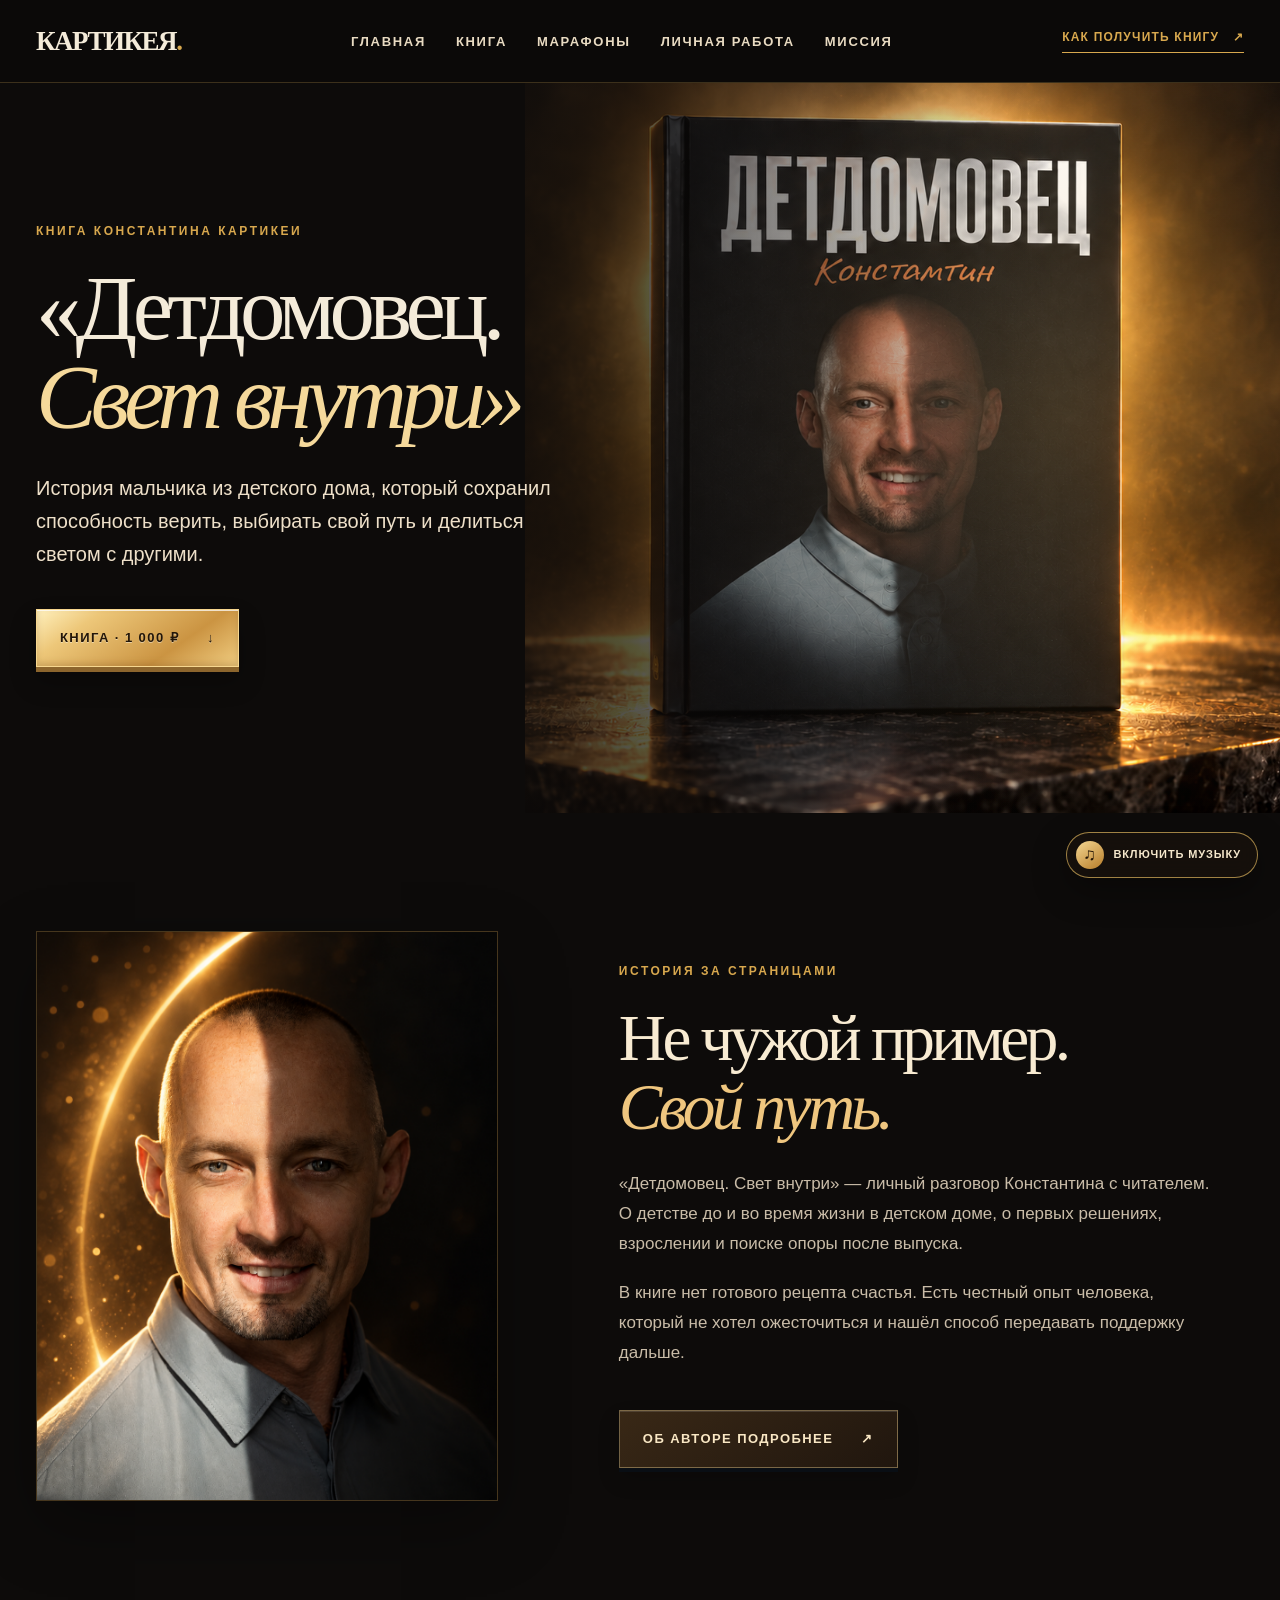
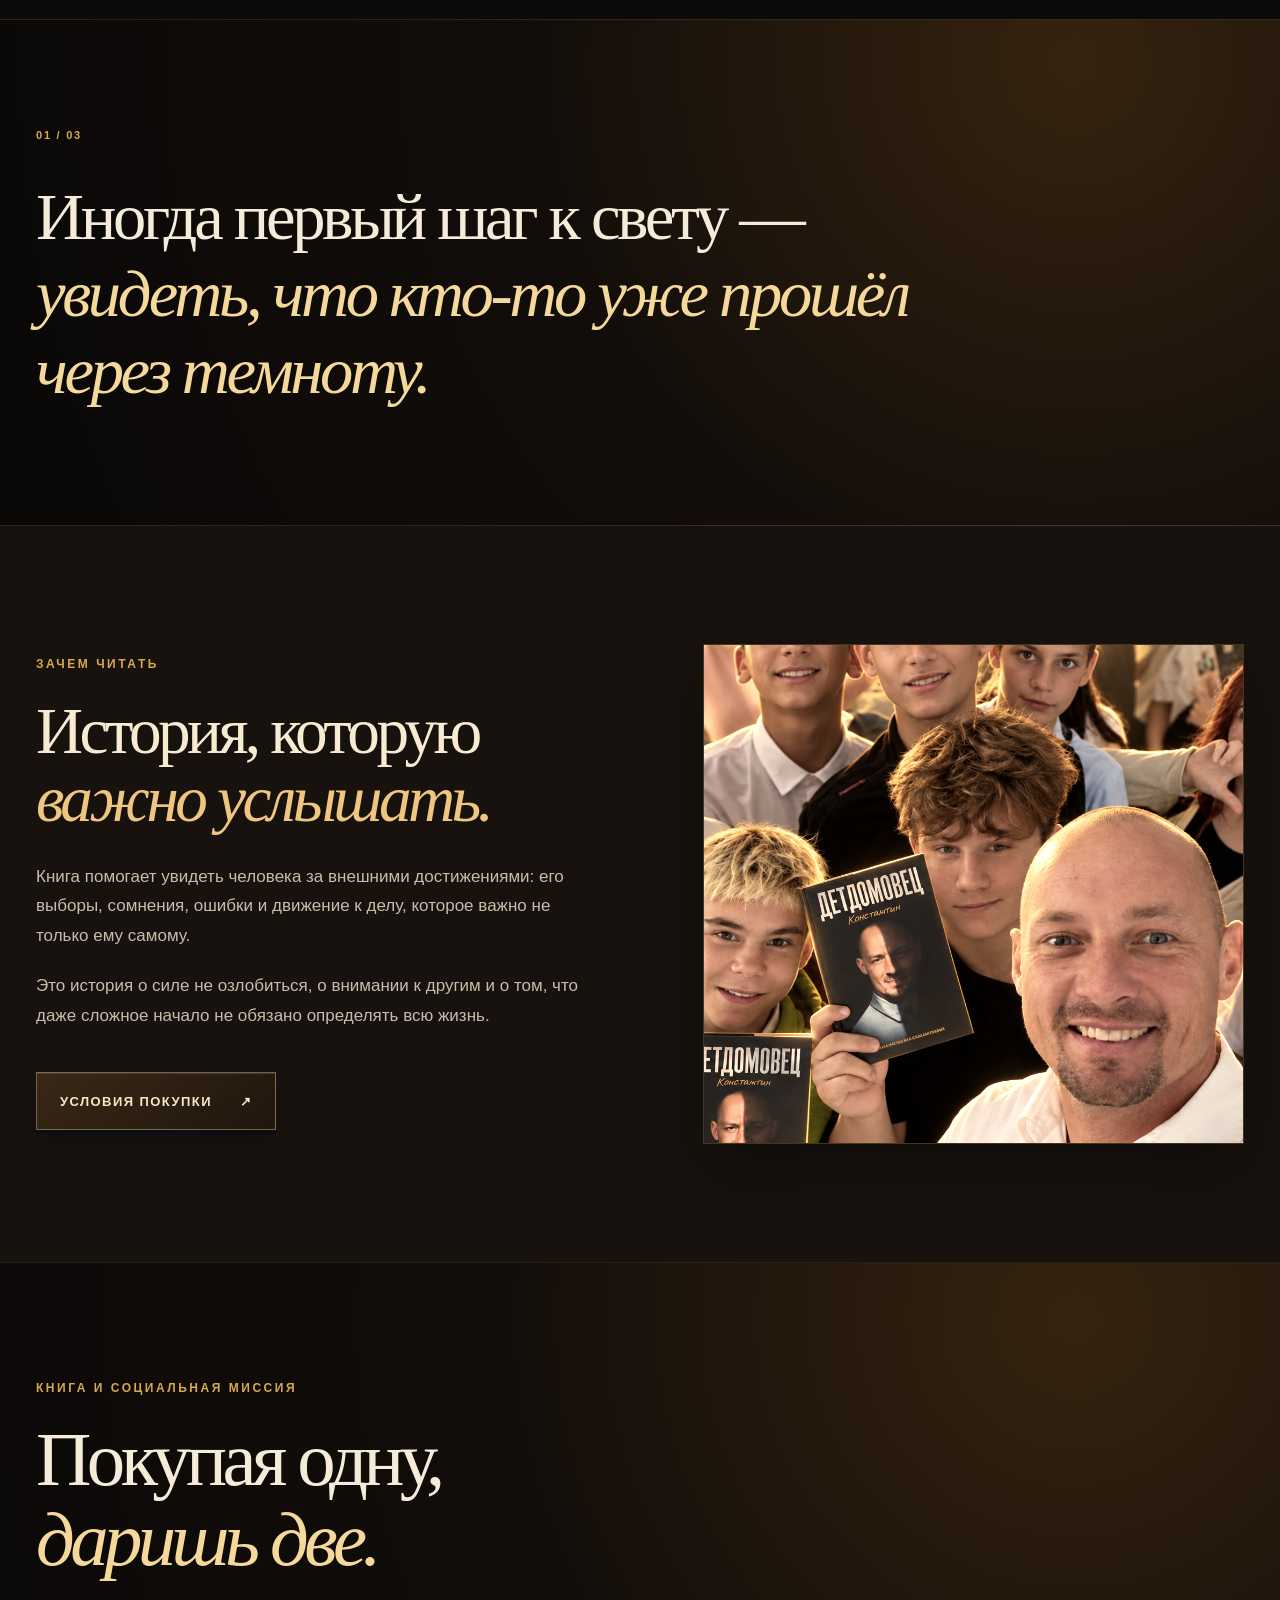
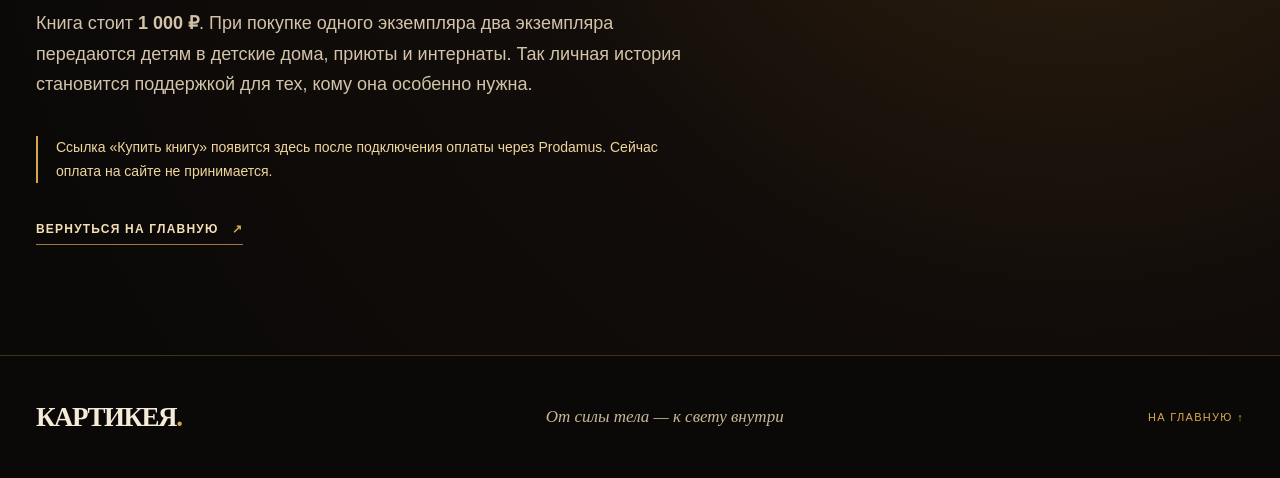
<file: book.html>
<!doctype html>
<html lang="ru">
<head>
  <meta charset="utf-8">
  <meta name="viewport" content="width=device-width, initial-scale=1">
  <meta name="theme-color" content="#111923">
  <meta name="description" content="Книга Константина Картикеи «Детдомовец. Свет внутри» — личная история пути и поиска внутренней опоры.">
  <link rel="canonical" href="https://juliyanikitina.github.io/kartikeya/book.html">
  <meta property="og:type" content="book">
  <meta property="og:locale" content="ru_RU">
  <meta property="og:site_name" content="Картикея">
  <meta property="og:title" content="Книга «Детдомовец. Свет внутри» — Картикея">
  <meta property="og:description" content="Личная история Константина о пути от детского дома к внутренней опоре.">
  <meta property="og:url" content="https://juliyanikitina.github.io/kartikeya/book.html">
  <meta property="og:image" content="https://juliyanikitina.github.io/kartikeya/assets/book-spotlight-v3.png">
  <meta property="og:image:secure_url" content="https://juliyanikitina.github.io/kartikeya/assets/book-spotlight-v3.png">
  <meta property="og:image:type" content="image/png">
  <meta property="og:image:width" content="1695">
  <meta property="og:image:height" content="928">
  <meta property="og:image:alt" content="Книга «Детдомовец» в золотом свете">
  <meta name="twitter:card" content="summary_large_image">
  <meta name="twitter:title" content="Книга «Детдомовец. Свет внутри» — Картикея">
  <meta name="twitter:image" content="https://juliyanikitina.github.io/kartikeya/assets/book-spotlight-v3.png">
  <title>Книга «Детдомовец. Свет внутри» — Картикея</title>
  <link rel="stylesheet" href="styles.css?v=20261014-offers">
  <link rel="stylesheet" href="pages.css?v=20261014-offers">
  <link rel="stylesheet" href="gold-theme.css?v=20261016-book-spotlight-2">
</head>
<body>
  <a class="skip-link" href="#main">Перейти к содержанию</a>
  <header class="site-header"><div class="shell header-inner">
    <a class="wordmark" href="index.html" aria-label="Картикея — на главную">КАРТИКЕЯ<span class="wordmark-dot">.</span></a>
    <nav class="desktop-nav" aria-label="Основная навигация"><a href="index.html">Главная</a><a href="book.html" aria-current="page">Книга</a><a href="programs.html">Марафоны</a><a href="mentorship.html">Личная работа</a><a href="projects.html">Миссия</a></nav>
    <a class="header-link" href="#availability">Как получить книгу <span aria-hidden="true">↗</span></a>
    <button class="menu-toggle" type="button" aria-label="Открыть меню" aria-expanded="false" aria-controls="mobile-nav"><span></span><span></span></button>
  </div><nav class="mobile-nav" id="mobile-nav" aria-label="Мобильная навигация" hidden><a href="index.html">Главная</a><a href="book.html">Книга</a><a href="programs.html">Марафоны</a><a href="mentorship.html">Личная работа</a><a href="projects.html">Миссия</a></nav></header>
  <main id="main">
    <section class="page-hero book-hero" aria-labelledby="book-hero-title">
      <img class="book-hero-product" src="assets/book-spotlight-v3.png" alt="Книга «Детдомовец» в золотом свете" width="1695" height="928" fetchpriority="high">
      <div class="shell page-hero-inner">
        <p class="kicker light">Книга Константина Картикеи</p>
        <h1 id="book-hero-title">«Детдомовец.<br><em>Свет внутри»</em></h1>
        <p class="page-lead">История мальчика из детского дома, который сохранил способность верить, выбирать свой путь и делиться светом с другими.</p>
        <a class="button button-gold" href="#availability">Книга · 1 000 ₽ <span aria-hidden="true">↓</span></a>
      </div>
    </section>

    <section class="section story-section" id="story" aria-labelledby="story-title">
      <div class="shell story-layout">
        <div class="story-photo reveal gold-motion"><img src="assets/gold-portrait.png" alt="Константин Картикея на границе света и тени" width="1024" height="1536" loading="lazy"></div>
        <div class="story-text reveal"><p class="kicker">История за страницами</p><h2 id="story-title">Не чужой пример.<br><i>Свой путь.</i></h2><p>«Детдомовец. Свет внутри» — личный разговор Константина с читателем. О детстве до и во время жизни в детском доме, о первых решениях, взрослении и поиске опоры после выпуска.</p><p>В книге нет готового рецепта счастья. Есть честный опыт человека, который не хотел ожесточиться и нашёл способ передавать поддержку дальше.</p><a class="button button-dark" href="story.html">Об авторе подробнее <span aria-hidden="true">↗</span></a></div>
      </div>
    </section>

    <section class="book-statement reveal"><div class="shell"><span class="statement-number">01 / 03</span><p>Иногда первый шаг к свету — <em>увидеть, что кто-то уже прошёл через темноту.</em></p></div></section>

    <section class="section book-detail-section" aria-labelledby="book-detail-title"><div class="shell detail-layout">
      <div class="detail-copy reveal"><p class="kicker">Зачем читать</p><h2 id="book-detail-title">История, которую<br><i>важно услышать.</i></h2><p>Книга помогает увидеть человека за внешними достижениями: его выборы, сомнения, ошибки и движение к делу, которое важно не только ему самому.</p><p>Это история о силе не озлобиться, о внимании к другим и о том, что даже сложное начало не обязано определять всю жизнь.</p><a class="button button-dark" href="#availability">Условия покупки <span aria-hidden="true">↗</span></a></div>
      <div class="detail-image reveal"><img src="assets/book-group-gold-v2.png" alt="Константин с детьми и книгой «Детдомовец»" width="1695" height="928" loading="lazy"></div>
    </div></section>

    <section class="section availability-section" id="availability" aria-labelledby="availability-title"><div class="shell availability-inner reveal">
      <p class="kicker light">Книга и социальная миссия</p><h2 id="availability-title">Покупая одну,<br><i>даришь две.</i></h2>
      <p>Книга стоит <strong>1 000 ₽</strong>. При покупке одного экземпляра два экземпляра передаются детям в детские дома, приюты и интернаты. Так личная история становится поддержкой для тех, кому она особенно нужна.</p>
      <p class="payment-pending">Ссылка «Купить книгу» появится здесь после подключения оплаты через Prodamus. Сейчас оплата на сайте не принимается.</p>
      <a class="text-link" href="index.html">Вернуться на главную <span aria-hidden="true">↗</span></a>
    </div></section>
  </main>
  <footer class="site-footer"><div class="shell footer-inner"><a class="wordmark" href="index.html">КАРТИКЕЯ<span class="wordmark-dot">.</span></a><span>От силы тела — к свету внутри</span><a href="index.html">На главную ↑</a></div></footer>
  <script src="script.js" defer></script>
</body>
</html>
</file>
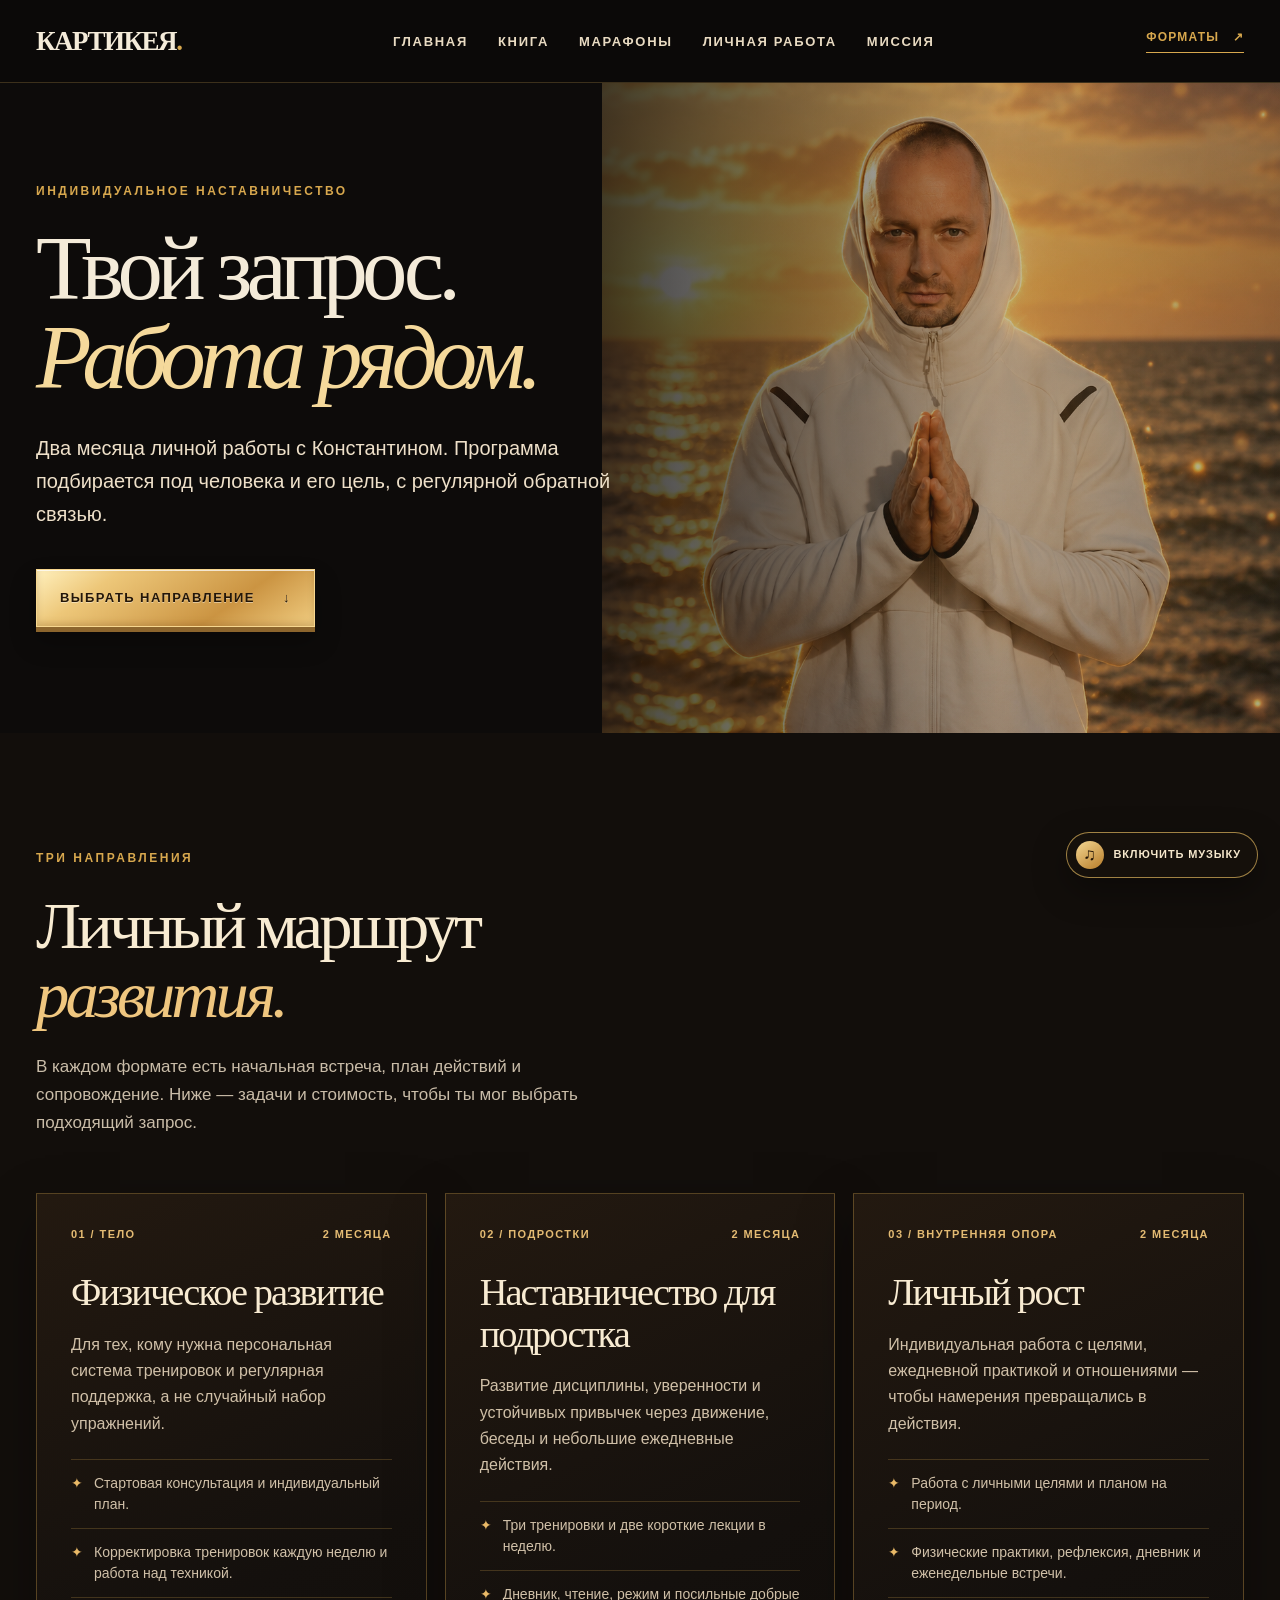
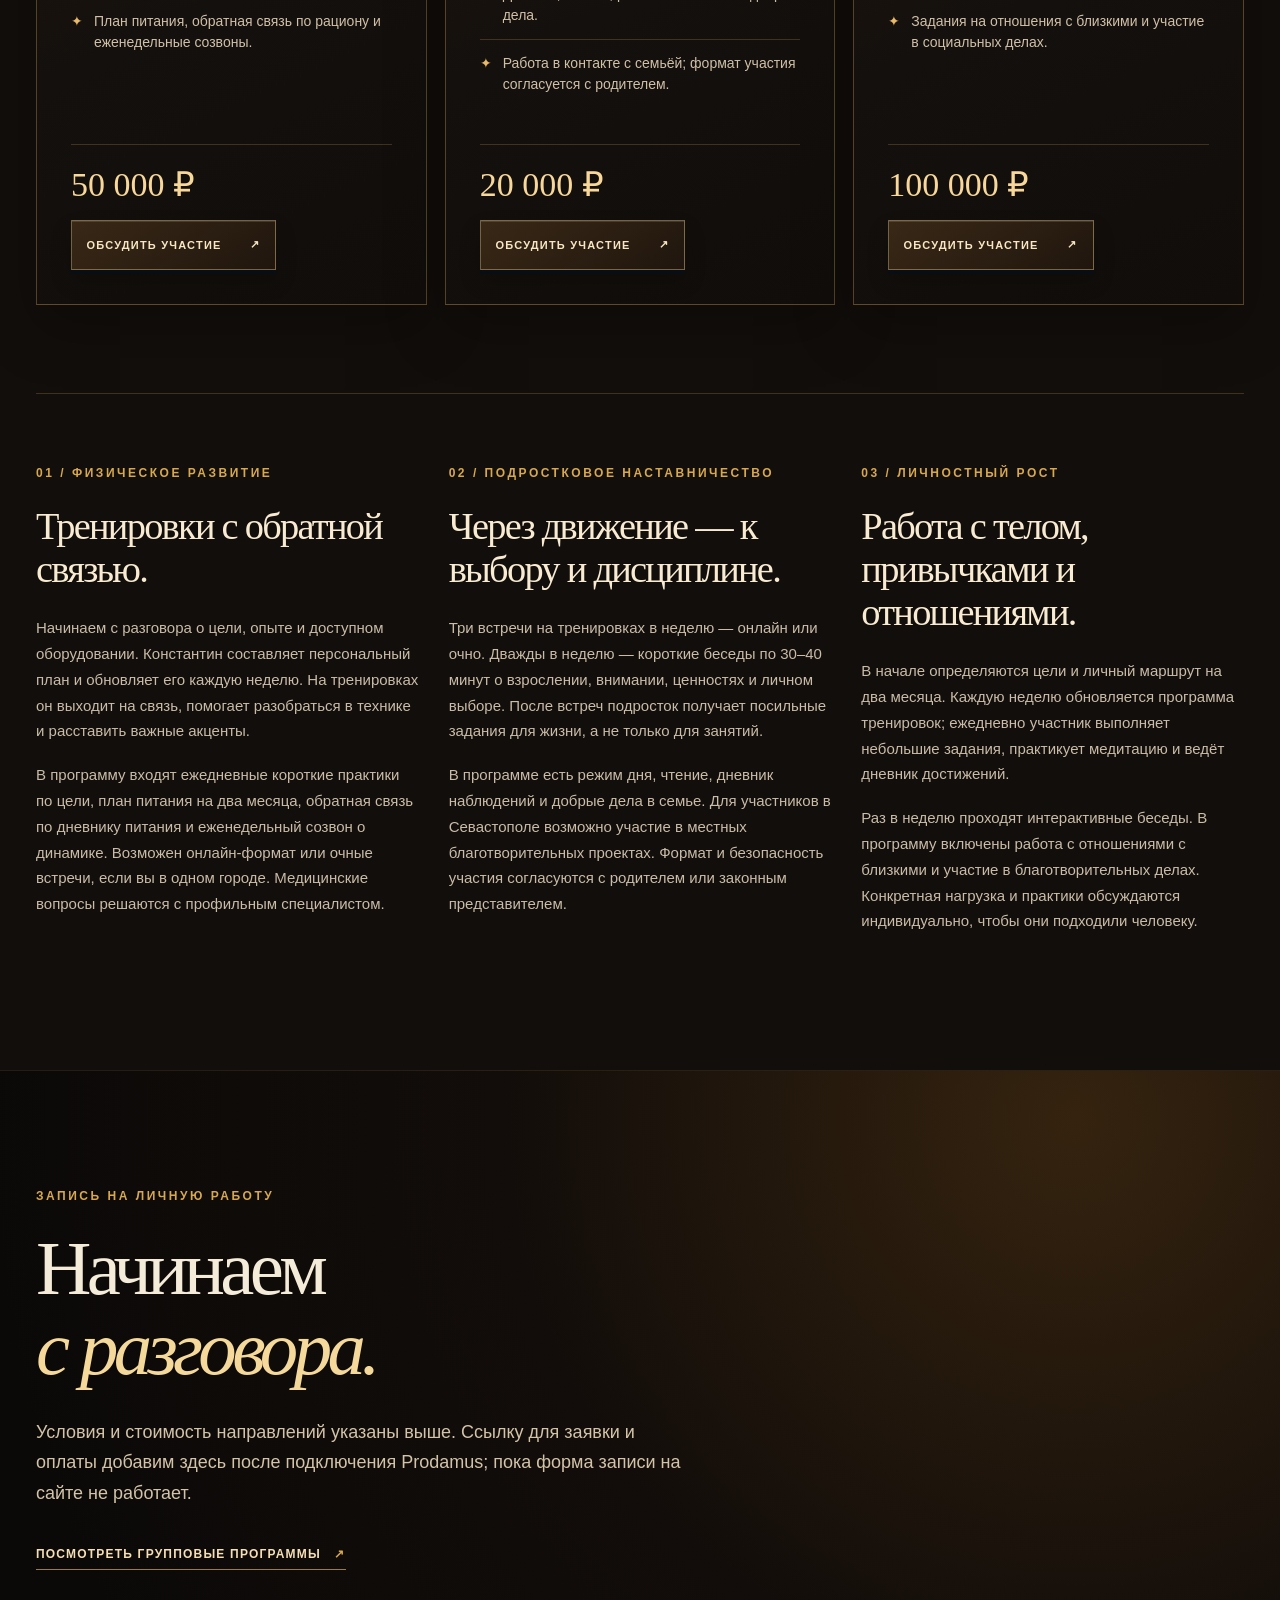
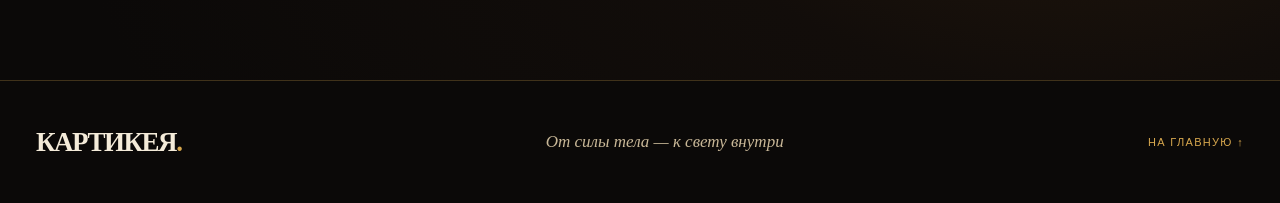
<file: mentorship.html>
<!doctype html>
<html lang="ru">
<head><meta charset="utf-8"><meta name="viewport" content="width=device-width, initial-scale=1"><meta name="theme-color" content="#0d0b0a"><meta name="description" content="Личное наставничество Константина Картикеи: физическое развитие, работа с подростками и личный рост. Форматы и стоимость."><title>Личная работа — Картикея</title><link rel="stylesheet" href="styles.css?v=20261014-offers"><link rel="stylesheet" href="pages.css?v=20261014-offers"><link rel="stylesheet" href="gold-theme.css?v=20261016-hd-only"></head>
<body>
  <a class="skip-link" href="#main">Перейти к содержанию</a>
  <header class="site-header"><div class="shell header-inner"><a class="wordmark" href="index.html" aria-label="Картикея — на главную">КАРТИКЕЯ<span class="wordmark-dot">.</span></a><nav class="desktop-nav" aria-label="Основная навигация"><a href="index.html">Главная</a><a href="book.html">Книга</a><a href="programs.html">Марафоны</a><a href="mentorship.html" aria-current="page">Личная работа</a><a href="projects.html">Миссия</a></nav><a class="header-link" href="#formats">Форматы <span aria-hidden="true">↗</span></a><button class="menu-toggle" type="button" aria-label="Открыть меню" aria-expanded="false" aria-controls="mobile-nav"><span></span><span></span></button></div><nav class="mobile-nav" id="mobile-nav" aria-label="Мобильная навигация" hidden><a href="index.html">Главная</a><a href="book.html">Книга</a><a href="programs.html">Марафоны</a><a href="mentorship.html">Личная работа</a><a href="projects.html">Миссия</a></nav></header>
  <main id="main">
    <section class="page-hero mentor-hero"><div class="shell page-hero-inner"><p class="kicker light">Индивидуальное наставничество</p><h1>Твой запрос.<br><em>Работа рядом.</em></h1><p class="page-lead">Два месяца личной работы с Константином. Программа подбирается под человека и его цель, с регулярной обратной связью.</p><a class="button button-gold" href="#formats">Выбрать направление <span aria-hidden="true">↓</span></a></div><img class="mentor-hero-image" src="assets/gold-sea-calm.png" alt="Константин на фоне золотого заката у моря" width="1024" height="1536"><video class="page-hero-video motion-clip" data-motion-clip data-autoplay="in-view" data-src="assets/scene-manifesto.mp4" muted loop playsinline preload="none" aria-hidden="true"></video></section>
    <section class="section offers-section" id="formats"><div class="shell"><div class="section-heading"><p class="kicker">Три направления</p><h2>Личный маршрут<br><i>развития.</i></h2><p>В каждом формате есть начальная встреча, план действий и сопровождение. Ниже — задачи и стоимость, чтобы ты мог выбрать подходящий запрос.</p></div>
      <div class="offer-grid three">
        <article class="offer-card reveal"><div class="offer-topline"><span>01 / Тело</span><span>2 месяца</span></div><h3>Физическое развитие</h3><p>Для тех, кому нужна персональная система тренировок и регулярная поддержка, а не случайный набор упражнений.</p><ul><li>Стартовая консультация и индивидуальный план.</li><li>Корректировка тренировок каждую неделю и работа над техникой.</li><li>План питания, обратная связь по рациону и еженедельные созвоны.</li></ul><div class="offer-bottom"><strong>50 000 ₽</strong><a class="button button-dark" href="#enrol">Обсудить участие <span aria-hidden="true">↗</span></a></div></article>
        <article class="offer-card reveal"><div class="offer-topline"><span>02 / Подростки</span><span>2 месяца</span></div><h3>Наставничество для подростка</h3><p>Развитие дисциплины, уверенности и устойчивых привычек через движение, беседы и небольшие ежедневные действия.</p><ul><li>Три тренировки и две короткие лекции в неделю.</li><li>Дневник, чтение, режим и посильные добрые дела.</li><li>Работа в контакте с семьёй; формат участия согласуется с родителем.</li></ul><div class="offer-bottom"><strong>20 000 ₽</strong><a class="button button-dark" href="#enrol">Обсудить участие <span aria-hidden="true">↗</span></a></div></article>
        <article class="offer-card reveal"><div class="offer-topline"><span>03 / Внутренняя опора</span><span>2 месяца</span></div><h3>Личный рост</h3><p>Индивидуальная работа с целями, ежедневной практикой и отношениями — чтобы намерения превращались в действия.</p><ul><li>Работа с личными целями и планом на период.</li><li>Физические практики, рефлексия, дневник и еженедельные встречи.</li><li>Задания на отношения с близкими и участие в социальных делах.</li></ul><div class="offer-bottom"><strong>100 000 ₽</strong><a class="button button-dark" href="#enrol">Обсудить участие <span aria-hidden="true">↗</span></a></div></article>
      </div>
      <div class="program-detail-grid three">
        <div class="program-detail"><p class="kicker">01 / Физическое развитие</p><h3>Тренировки с обратной связью.</h3><p>Начинаем с разговора о цели, опыте и доступном оборудовании. Константин составляет персональный план и обновляет его каждую неделю. На тренировках он выходит на связь, помогает разобраться в технике и расставить важные акценты.</p><p>В программу входят ежедневные короткие практики по цели, план питания на два месяца, обратная связь по дневнику питания и еженедельный созвон о динамике. Возможен онлайн-формат или очные встречи, если вы в одном городе. Медицинские вопросы решаются с профильным специалистом.</p></div>
        <div class="program-detail"><p class="kicker">02 / Подростковое наставничество</p><h3>Через движение — к выбору и дисциплине.</h3><p>Три встречи на тренировках в неделю — онлайн или очно. Дважды в неделю — короткие беседы по 30–40 минут о взрослении, внимании, ценностях и личном выборе. После встреч подросток получает посильные задания для жизни, а не только для занятий.</p><p>В программе есть режим дня, чтение, дневник наблюдений и добрые дела в семье. Для участников в Севастополе возможно участие в местных благотворительных проектах. Формат и безопасность участия согласуются с родителем или законным представителем.</p></div>
        <div class="program-detail"><p class="kicker">03 / Личностный рост</p><h3>Работа с телом, привычками и отношениями.</h3><p>В начале определяются цели и личный маршрут на два месяца. Каждую неделю обновляется программа тренировок; ежедневно участник выполняет небольшие задания, практикует медитацию и ведёт дневник достижений.</p><p>Раз в неделю проходят интерактивные беседы. В программу включены работа с отношениями с близкими и участие в благотворительных делах. Конкретная нагрузка и практики обсуждаются индивидуально, чтобы они подходили человеку.</p></div>
      </div>
    </div></section>
    <section class="section availability-section" id="enrol"><div class="shell availability-inner"><p class="kicker light">Запись на личную работу</p><h2>Начинаем<br><i>с разговора.</i></h2><p>Условия и стоимость направлений указаны выше. Ссылку для заявки и оплаты добавим здесь после подключения Prodamus; пока форма записи на сайте не работает.</p><a class="text-link" href="programs.html">Посмотреть групповые программы <span aria-hidden="true">↗</span></a></div></section>
  </main>
  <footer class="site-footer"><div class="shell footer-inner"><a class="wordmark" href="index.html">КАРТИКЕЯ<span class="wordmark-dot">.</span></a><span>От силы тела — к свету внутри</span><a href="index.html">На главную ↑</a></div></footer><script src="script.js" defer></script>
</body></html>
</file>
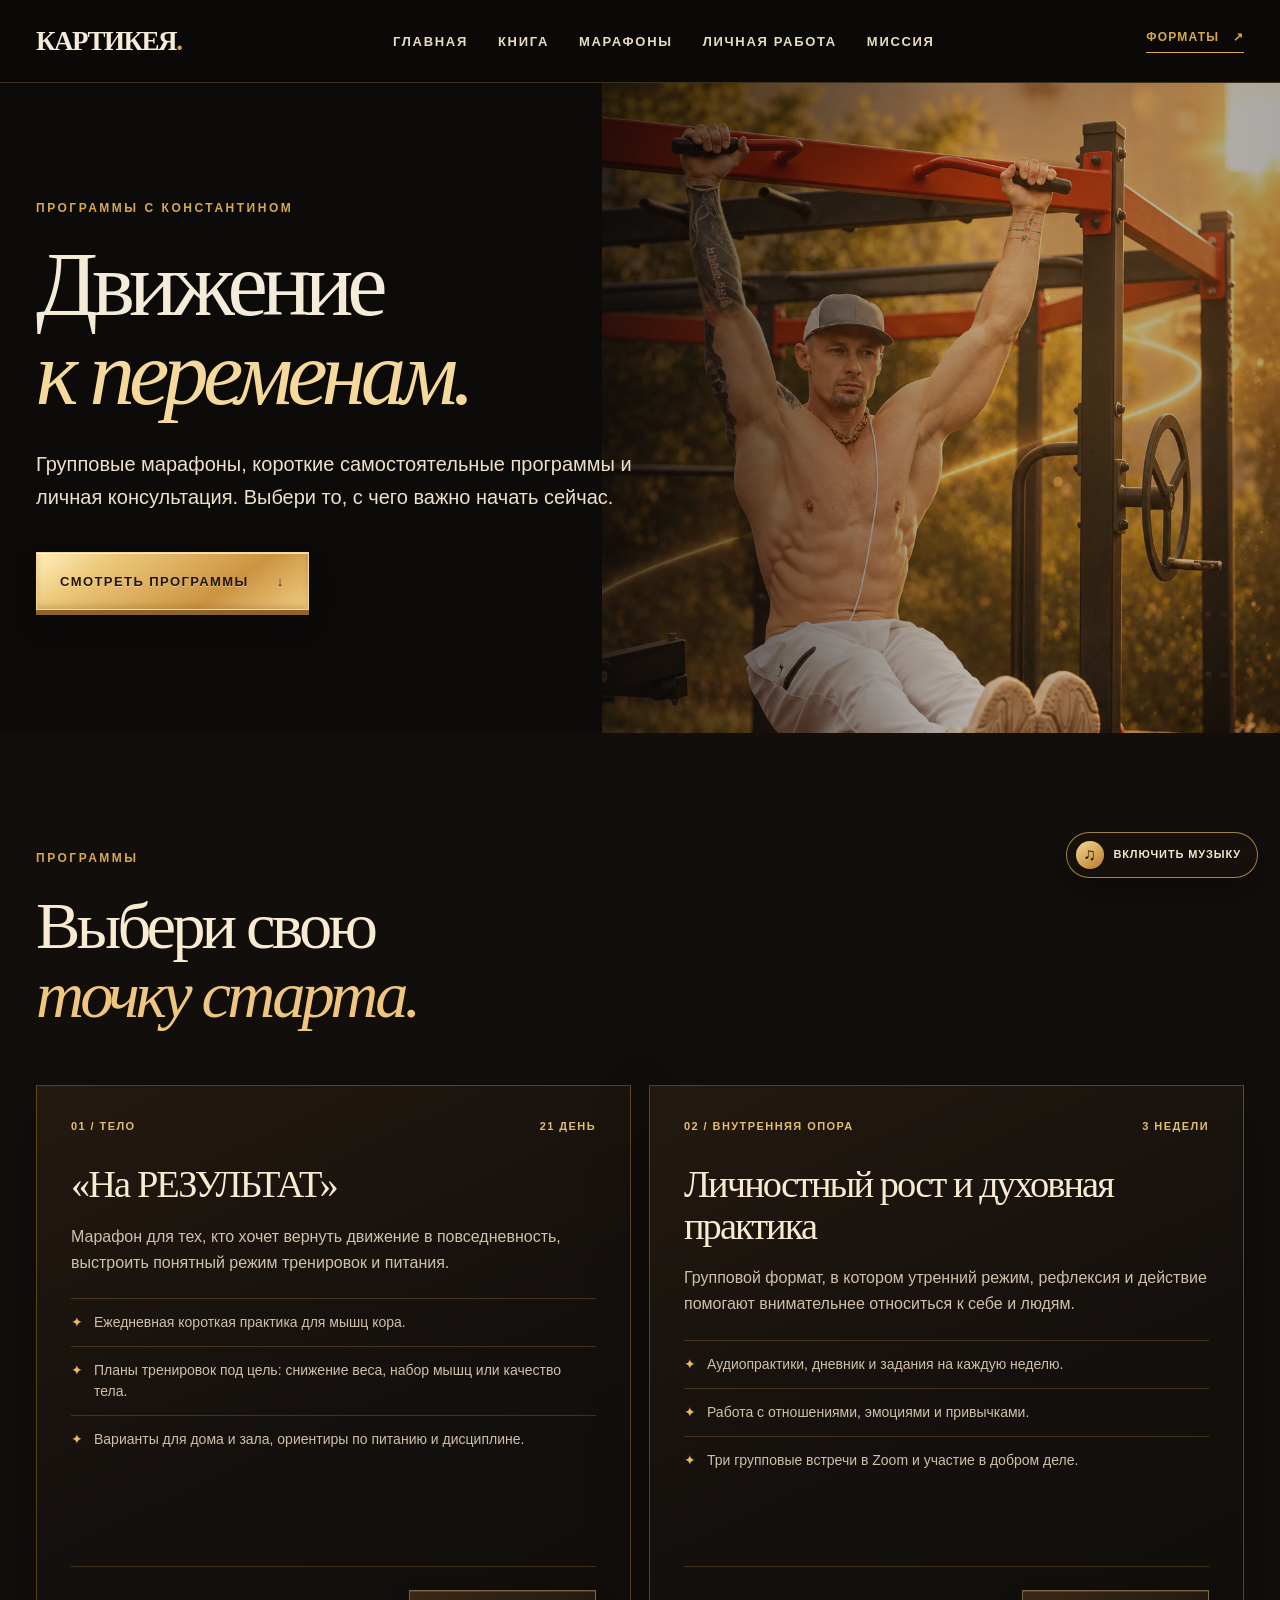
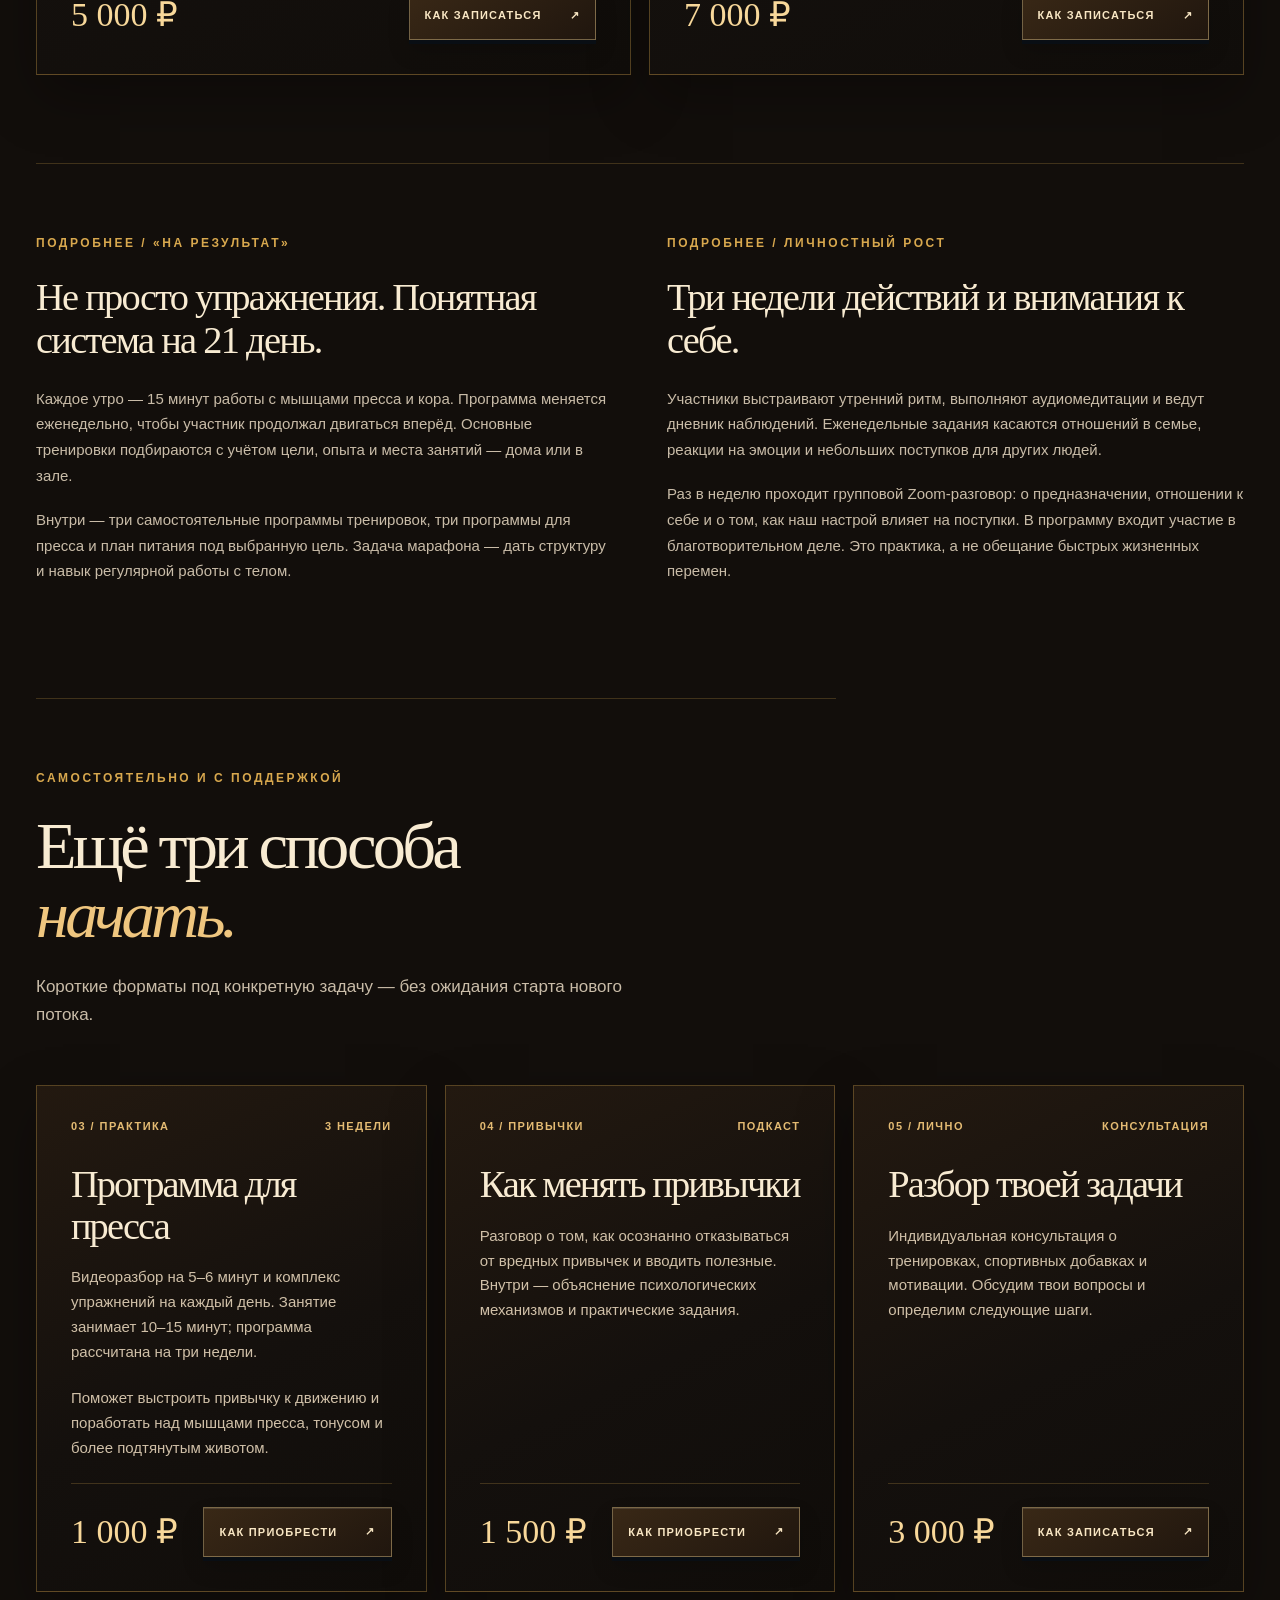
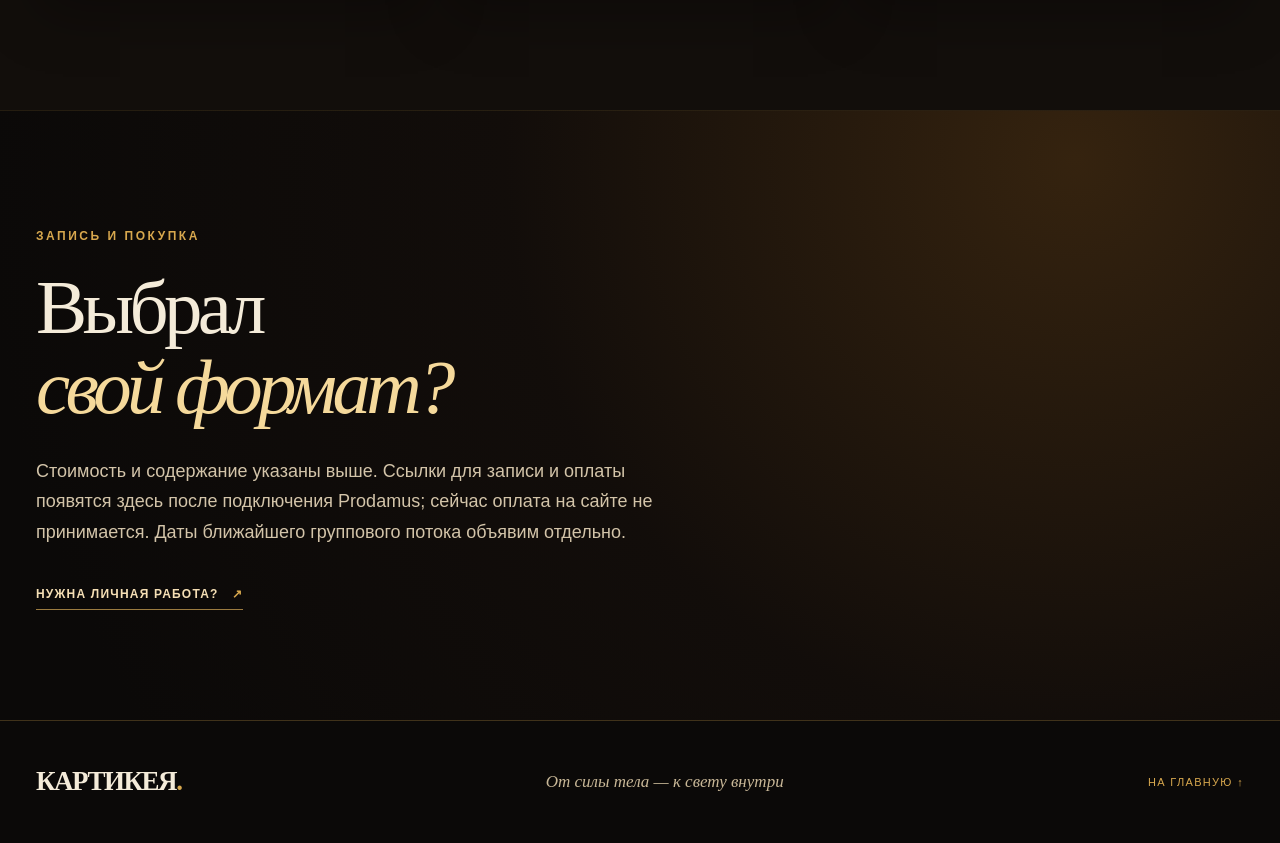
<file: programs.html>
<!doctype html>
<html lang="ru">
<head>
  <meta charset="utf-8"><meta name="viewport" content="width=device-width, initial-scale=1">
  <meta name="theme-color" content="#111923">
  <meta name="description" content="Программы Картикеи: марафоны, короткая программа для пресса, подкаст о привычках и личная консультация.">
  <title>Программы — Картикея</title>
  <link rel="stylesheet" href="styles.css?v=20261014-offers"><link rel="stylesheet" href="pages.css?v=20261014-offers"><link rel="stylesheet" href="gold-theme.css?v=20261016-hd-only">
</head>
<body>
  <a class="skip-link" href="#main">Перейти к содержанию</a>
  <header class="site-header"><div class="shell header-inner">
    <a class="wordmark" href="index.html" aria-label="Картикея — на главную">КАРТИКЕЯ<span class="wordmark-dot">.</span></a>
    <nav class="desktop-nav" aria-label="Основная навигация"><a href="index.html">Главная</a><a href="book.html">Книга</a><a href="programs.html" aria-current="page">Марафоны</a><a href="mentorship.html">Личная работа</a><a href="projects.html">Миссия</a></nav>
    <a class="header-link" href="#formats">Форматы <span aria-hidden="true">↗</span></a>
    <button class="menu-toggle" type="button" aria-label="Открыть меню" aria-expanded="false" aria-controls="mobile-nav"><span></span><span></span></button>
  </div><nav class="mobile-nav" id="mobile-nav" aria-label="Мобильная навигация" hidden><a href="index.html">Главная</a><a href="book.html">Книга</a><a href="programs.html">Марафоны</a><a href="mentorship.html">Личная работа</a><a href="projects.html">Миссия</a></nav></header>
  <main id="main">
    <section class="page-hero mentor-hero"><div class="shell page-hero-inner"><p class="kicker light">Программы с Константином</p><h1>Движение<br><em>к переменам.</em></h1><p class="page-lead">Групповые марафоны, короткие самостоятельные программы и личная консультация. Выбери то, с чего важно начать сейчас.</p><a class="button button-gold" href="#formats">Смотреть программы <span aria-hidden="true">↓</span></a></div><img class="mentor-hero-image" src="assets/gold-sport.png" alt="Константин тренируется на турнике в золотом свете" width="1024" height="1536"><video class="page-hero-video motion-clip" data-motion-clip data-autoplay="in-view" data-src="assets/scene-sport.mp4" muted loop playsinline preload="none" aria-hidden="true"></video></section>
    <section class="section offers-section" id="formats"><div class="shell"><div class="section-heading"><p class="kicker">Программы</p><h2>Выбери свою<br><i>точку старта.</i></h2></div>
      <div class="offer-grid">
        <article class="offer-card reveal"><div class="offer-topline"><span>01 / Тело</span><span>21 день</span></div><h3>«На РЕЗУЛЬТАТ»</h3><p>Марафон для тех, кто хочет вернуть движение в повседневность, выстроить понятный режим тренировок и питания.</p><ul><li>Ежедневная короткая практика для мышц кора.</li><li>Планы тренировок под цель: снижение веса, набор мышц или качество тела.</li><li>Варианты для дома и зала, ориентиры по питанию и дисциплине.</li></ul><div class="offer-bottom"><strong>5 000 ₽</strong><a class="button button-dark" href="#enrol">Как записаться <span aria-hidden="true">↗</span></a></div></article>
        <article class="offer-card reveal"><div class="offer-topline"><span>02 / Внутренняя опора</span><span>3 недели</span></div><h3>Личностный рост и духовная практика</h3><p>Групповой формат, в котором утренний режим, рефлексия и действие помогают внимательнее относиться к себе и людям.</p><ul><li>Аудиопрактики, дневник и задания на каждую неделю.</li><li>Работа с отношениями, эмоциями и привычками.</li><li>Три групповые встречи в Zoom и участие в добром деле.</li></ul><div class="offer-bottom"><strong>7 000 ₽</strong><a class="button button-dark" href="#enrol">Как записаться <span aria-hidden="true">↗</span></a></div></article>
      </div>
      <div class="program-detail-grid">
        <div class="program-detail"><p class="kicker">Подробнее / «На РЕЗУЛЬТАТ»</p><h3>Не просто упражнения. Понятная система на 21 день.</h3><p>Каждое утро — 15 минут работы с мышцами пресса и кора. Программа меняется еженедельно, чтобы участник продолжал двигаться вперёд. Основные тренировки подбираются с учётом цели, опыта и места занятий — дома или в зале.</p><p>Внутри — три самостоятельные программы тренировок, три программы для пресса и план питания под выбранную цель. Задача марафона — дать структуру и навык регулярной работы с телом.</p></div>
        <div class="program-detail"><p class="kicker">Подробнее / личностный рост</p><h3>Три недели действий и внимания к себе.</h3><p>Участники выстраивают утренний ритм, выполняют аудиомедитации и ведут дневник наблюдений. Еженедельные задания касаются отношений в семье, реакции на эмоции и небольших поступков для других людей.</p><p>Раз в неделю проходит групповой Zoom-разговор: о предназначении, отношении к себе и о том, как наш настрой влияет на поступки. В программу входит участие в благотворительном деле. Это практика, а не обещание быстрых жизненных перемен.</p></div>
      </div>
      <div class="section-heading extra-products-heading" id="extra-products"><p class="kicker">Самостоятельно и с поддержкой</p><h2>Ещё три способа<br><i>начать.</i></h2><p>Короткие форматы под конкретную задачу — без ожидания старта нового потока.</p></div>
      <div class="offer-grid three compact-products">
        <article class="offer-card reveal"><div class="offer-topline"><span>03 / Практика</span><span>3 недели</span></div><h3>Программа для пресса</h3><p>Видеоразбор на 5–6 минут и комплекс упражнений на каждый день. Занятие занимает 10–15 минут; программа рассчитана на три недели.</p><p>Поможет выстроить привычку к движению и поработать над мышцами пресса, тонусом и более подтянутым животом.</p><div class="offer-bottom"><strong>1 000 ₽</strong><a class="button button-dark" href="#enrol">Как приобрести <span aria-hidden="true">↗</span></a></div></article>
        <article class="offer-card reveal"><div class="offer-topline"><span>04 / Привычки</span><span>Подкаст</span></div><h3>Как менять привычки</h3><p>Разговор о том, как осознанно отказываться от вредных привычек и вводить полезные. Внутри — объяснение психологических механизмов и практические задания.</p><div class="offer-bottom"><strong>1 500 ₽</strong><a class="button button-dark" href="#enrol">Как приобрести <span aria-hidden="true">↗</span></a></div></article>
        <article class="offer-card reveal"><div class="offer-topline"><span>05 / Лично</span><span>Консультация</span></div><h3>Разбор твоей задачи</h3><p>Индивидуальная консультация о тренировках, спортивных добавках и мотивации. Обсудим твои вопросы и определим следующие шаги.</p><div class="offer-bottom"><strong>3 000 ₽</strong><a class="button button-dark" href="#enrol">Как записаться <span aria-hidden="true">↗</span></a></div></article>
      </div>
    </div></section>
    <section class="section availability-section" id="enrol"><div class="shell availability-inner"><p class="kicker light">Запись и покупка</p><h2>Выбрал<br><i>свой формат?</i></h2><p>Стоимость и содержание указаны выше. Ссылки для записи и оплаты появятся здесь после подключения Prodamus; сейчас оплата на сайте не принимается. Даты ближайшего группового потока объявим отдельно.</p><a class="text-link" href="mentorship.html">Нужна личная работа? <span aria-hidden="true">↗</span></a></div></section>
  </main>
  <footer class="site-footer"><div class="shell footer-inner"><a class="wordmark" href="index.html">КАРТИКЕЯ<span class="wordmark-dot">.</span></a><span>От силы тела — к свету внутри</span><a href="index.html">На главную ↑</a></div></footer><script src="script.js" defer></script>
</body>
</html>
</file>
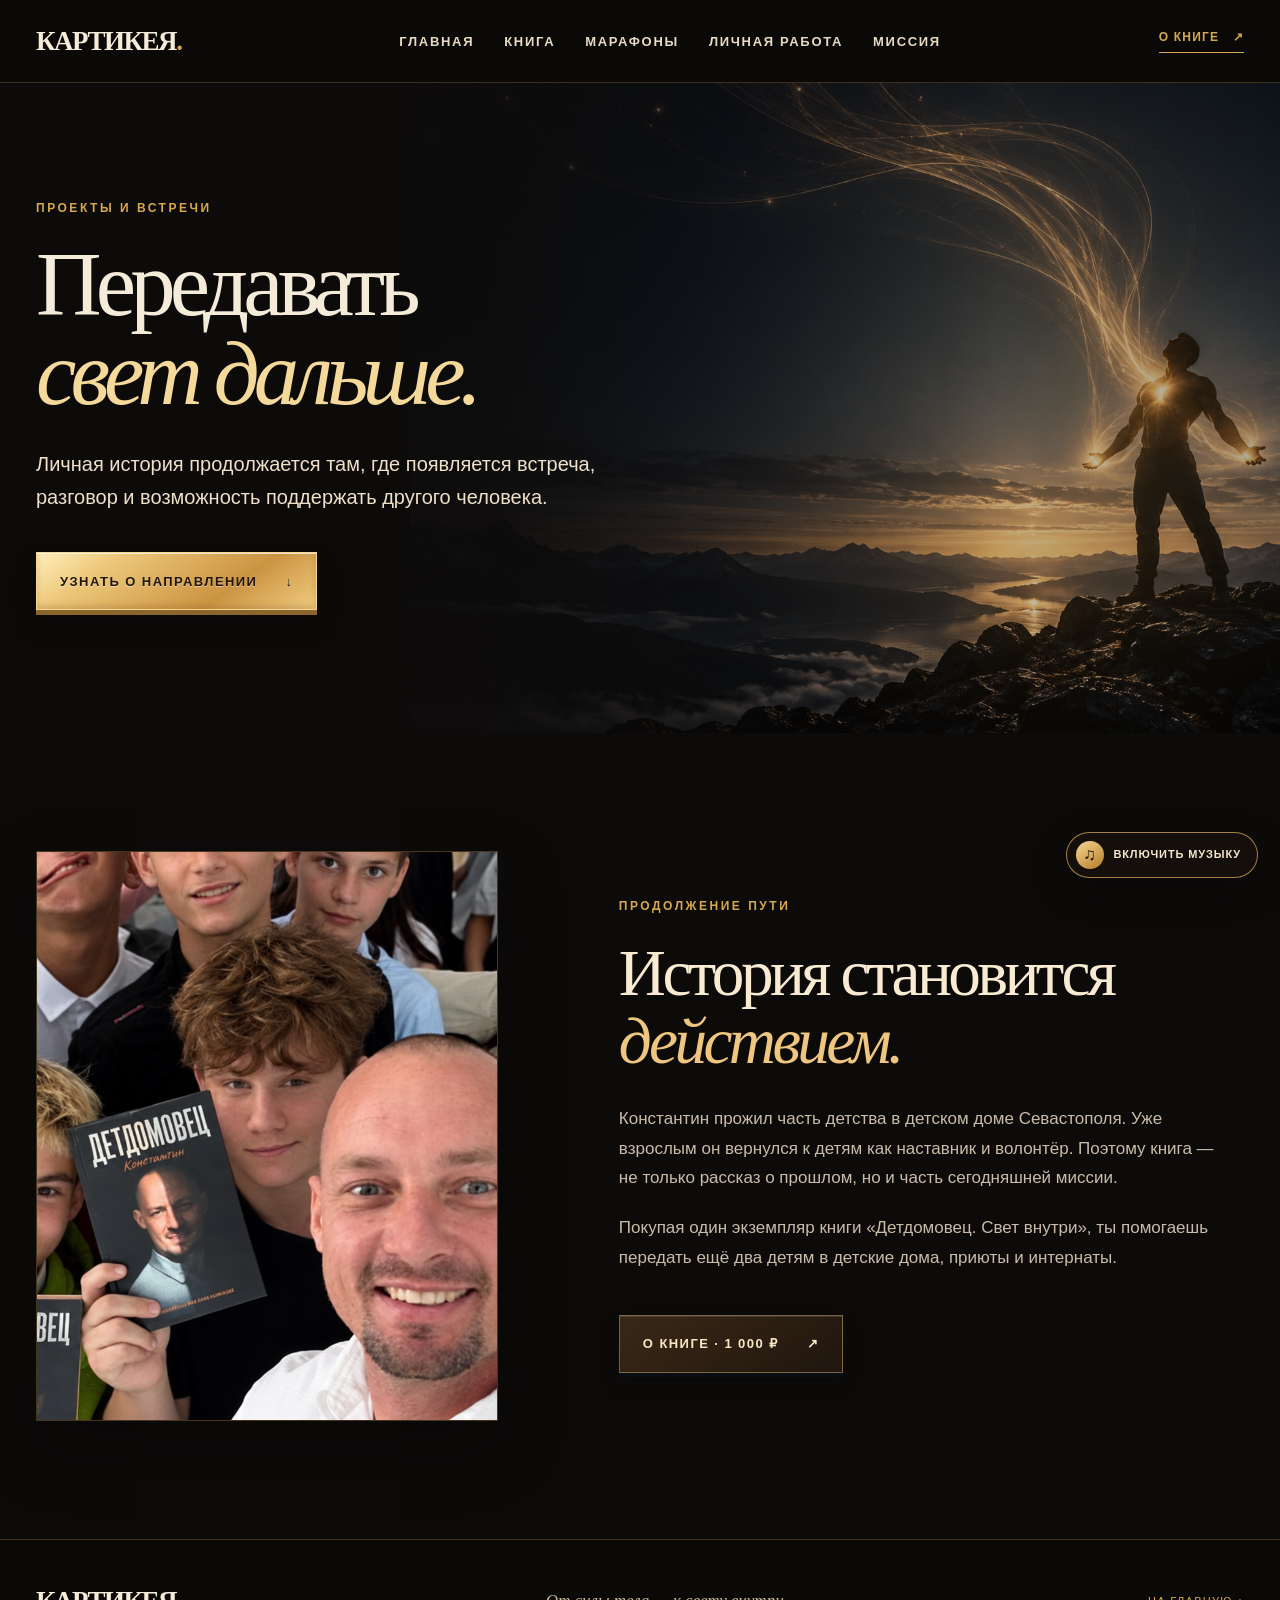
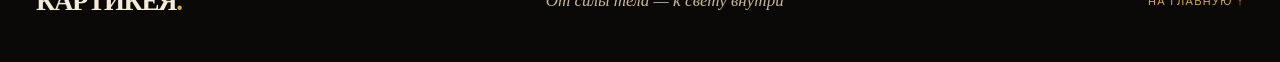
<file: projects.html>
<!doctype html>
<html lang="ru">
<head><meta charset="utf-8"><meta name="viewport" content="width=device-width, initial-scale=1"><meta name="theme-color" content="#0d0b0a"><meta name="description" content="Социальная миссия Константина Картикеи: книга и передача экземпляров детям в детские дома, приюты и интернаты."><title>Миссия — Картикея</title><link rel="stylesheet" href="styles.css?v=20261014-offers"><link rel="stylesheet" href="pages.css?v=20261014-offers"><link rel="stylesheet" href="gold-theme.css?v=20261016-hd-only"></head>
<body>
  <a class="skip-link" href="#main">Перейти к содержанию</a>
  <header class="site-header"><div class="shell header-inner"><a class="wordmark" href="index.html" aria-label="Картикея — на главную">КАРТИКЕЯ<span class="wordmark-dot">.</span></a><nav class="desktop-nav" aria-label="Основная навигация"><a href="index.html">Главная</a><a href="book.html">Книга</a><a href="programs.html">Марафоны</a><a href="mentorship.html">Личная работа</a><a href="projects.html" aria-current="page">Миссия</a></nav><a class="header-link" href="book.html">О книге <span aria-hidden="true">↗</span></a><button class="menu-toggle" type="button" aria-label="Открыть меню" aria-expanded="false" aria-controls="mobile-nav"><span></span><span></span></button></div><nav class="mobile-nav" id="mobile-nav" aria-label="Мобильная навигация" hidden><a href="index.html">Главная</a><a href="book.html">Книга</a><a href="programs.html">Марафоны</a><a href="mentorship.html">Личная работа</a><a href="projects.html">Миссия</a></nav></header>
  <main id="main">
    <section class="page-hero projects-hero"><div class="shell page-hero-inner"><p class="kicker light">Проекты и встречи</p><h1>Передавать<br><em>свет дальше.</em></h1><p class="page-lead">Личная история продолжается там, где появляется встреча, разговор и возможность поддержать другого человека.</p><a class="button button-gold" href="#direction">Узнать о направлении <span aria-hidden="true">↓</span></a></div><img class="projects-hero-image" src="assets/gold-mountain.png" alt="Золотой свет над горной вершиной" width="1695" height="928"></section>
    <section class="section story-section" id="direction"><div class="shell story-layout"><div class="story-photo reveal"><img src="assets/mission-hd.png" alt="Константин с детьми и книгой «Детдомовец»" width="1695" height="928" loading="lazy"></div><div class="story-text reveal"><p class="kicker">Продолжение пути</p><h2>История становится<br><i>действием.</i></h2><p>Константин прожил часть детства в детском доме Севастополя. Уже взрослым он вернулся к детям как наставник и волонтёр. Поэтому книга — не только рассказ о прошлом, но и часть сегодняшней миссии.</p><p>Покупая один экземпляр книги «Детдомовец. Свет внутри», ты помогаешь передать ещё два детям в детские дома, приюты и интернаты.</p><a class="button button-dark" href="book.html">О книге · 1 000 ₽ <span aria-hidden="true">↗</span></a></div></div></section>
  </main>
  <footer class="site-footer"><div class="shell footer-inner"><a class="wordmark" href="index.html">КАРТИКЕЯ<span class="wordmark-dot">.</span></a><span>От силы тела — к свету внутри</span><a href="index.html">На главную ↑</a></div></footer><script src="script.js" defer></script>
</body></html>
</file>
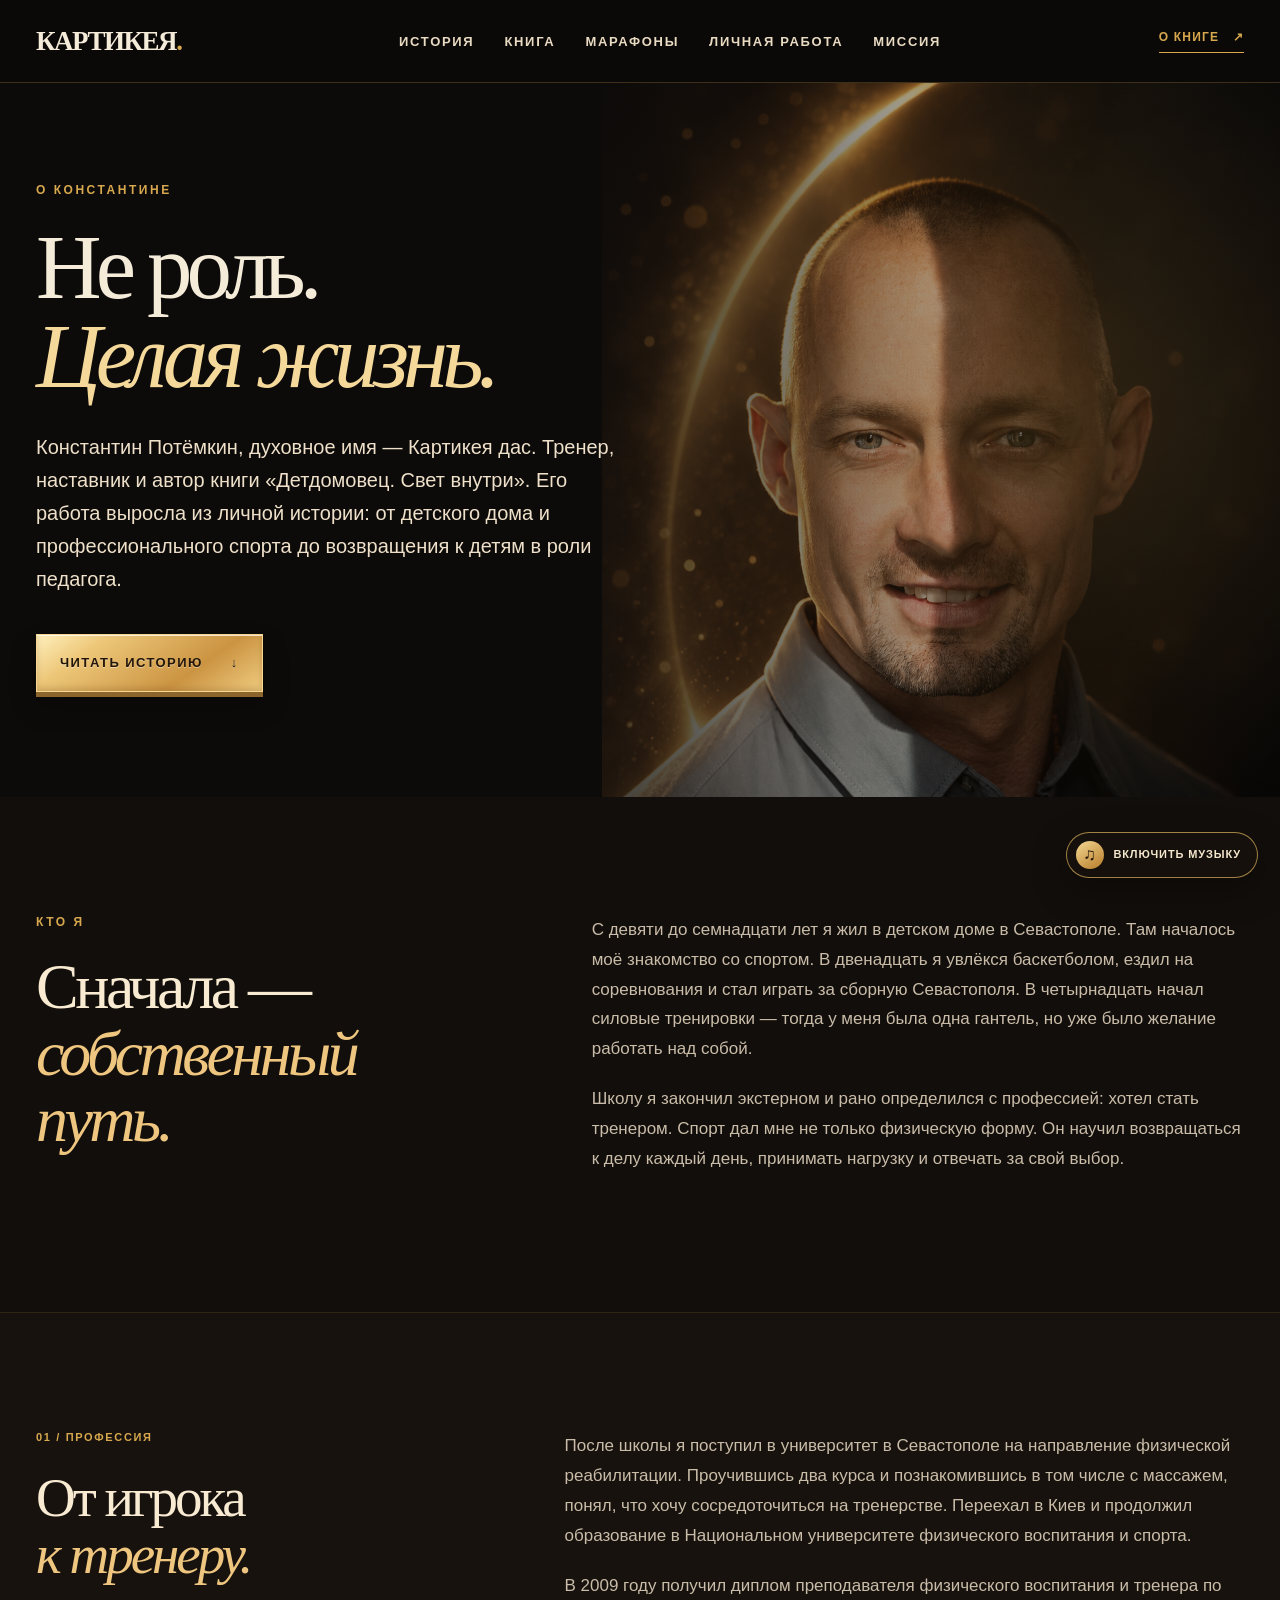
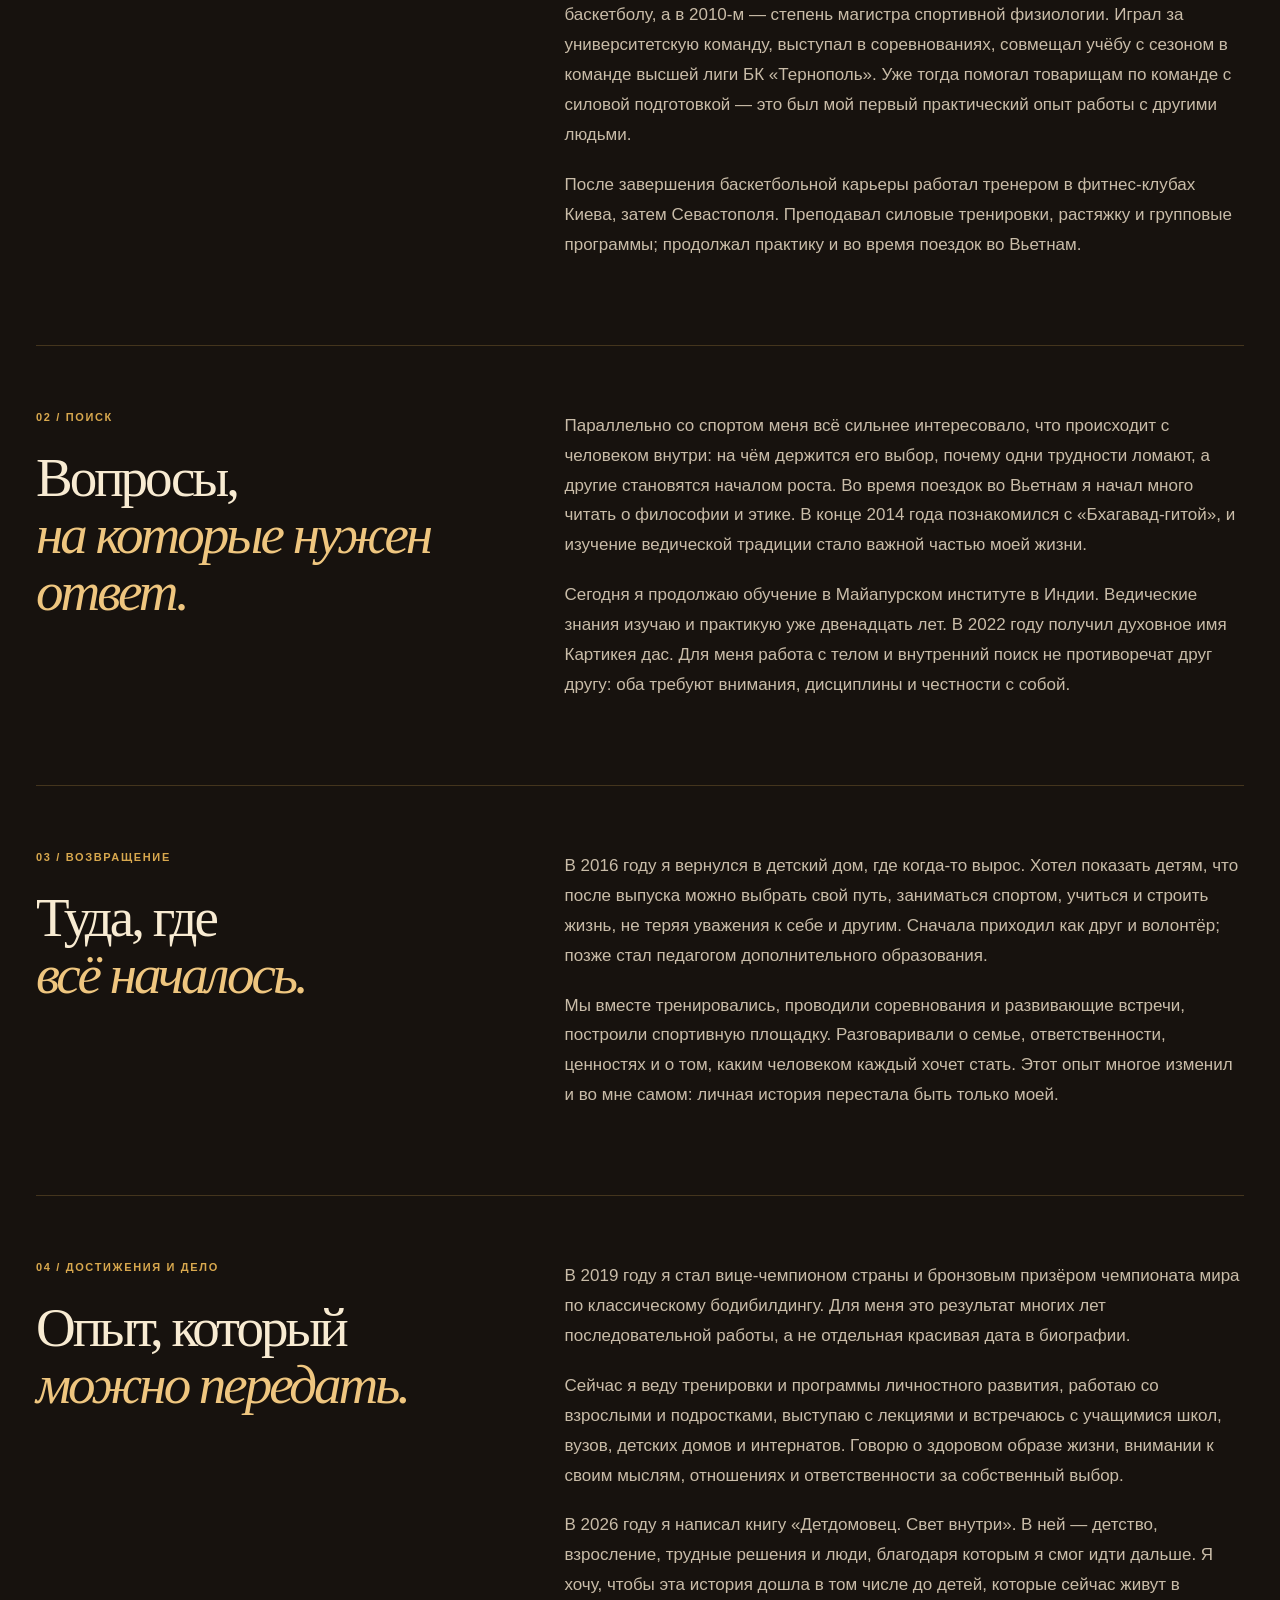
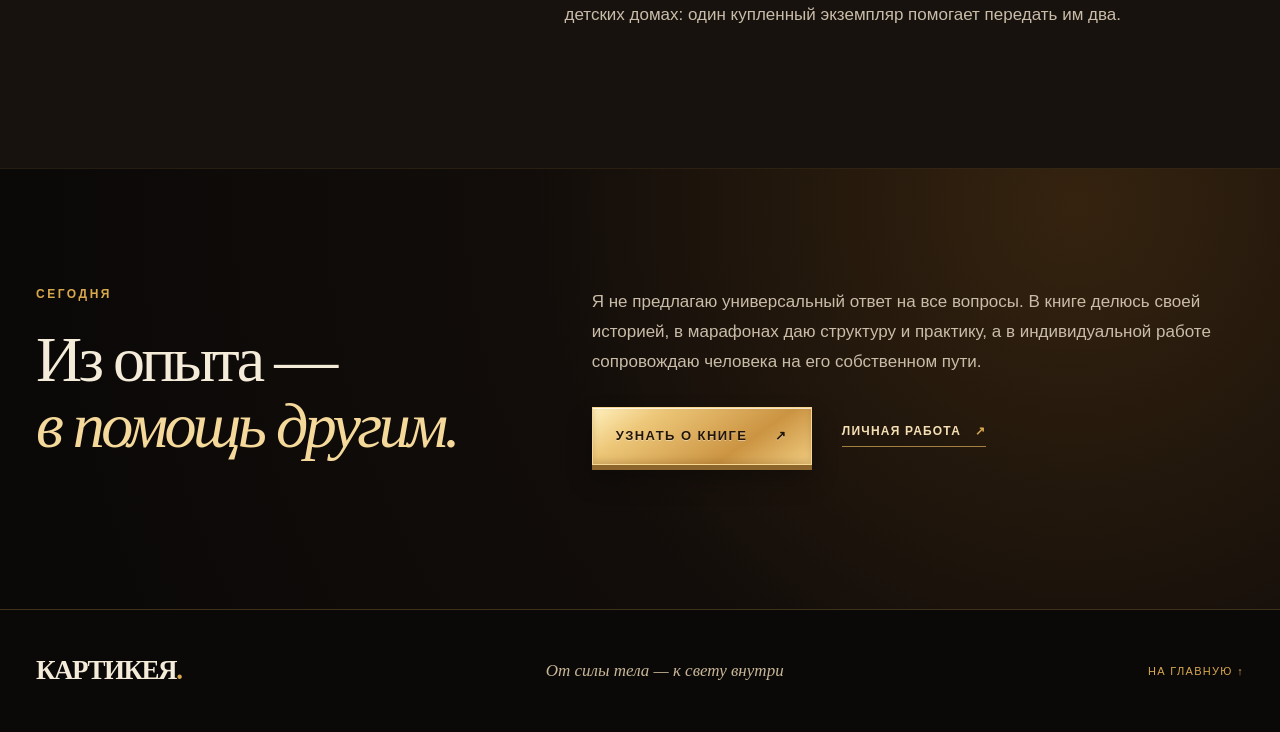
<file: story.html>
<!doctype html>
<html lang="ru">
<head>
  <meta charset="utf-8"><meta name="viewport" content="width=device-width, initial-scale=1">
  <meta name="theme-color" content="#111923">
  <meta name="description" content="История Константина Потёмкина — Картикеи: детский дом, спорт, духовный поиск, наставничество и книга «Детдомовец. Свет внутри».">
  <title>История Константина — Картикея</title>
  <link rel="stylesheet" href="styles.css?v=20261014-story"><link rel="stylesheet" href="pages.css?v=20261014-story"><link rel="stylesheet" href="gold-theme.css?v=20261016-hd-only">
</head>
<body>
  <a class="skip-link" href="#main">Перейти к содержанию</a>
  <header class="site-header"><div class="shell header-inner">
    <a class="wordmark" href="index.html" aria-label="Картикея — на главную">КАРТИКЕЯ<span class="wordmark-dot">.</span></a>
    <nav class="desktop-nav" aria-label="Основная навигация"><a href="story.html" aria-current="page">История</a><a href="book.html">Книга</a><a href="programs.html">Марафоны</a><a href="mentorship.html">Личная работа</a><a href="projects.html">Миссия</a></nav>
    <a class="header-link" href="book.html">О книге <span aria-hidden="true">↗</span></a>
    <button class="menu-toggle" type="button" aria-label="Открыть меню" aria-expanded="false" aria-controls="mobile-nav"><span></span><span></span></button>
  </div><nav class="mobile-nav" id="mobile-nav" aria-label="Мобильная навигация" hidden><a href="index.html">Главная</a><a href="story.html">История</a><a href="book.html">Книга</a><a href="programs.html">Марафоны</a><a href="mentorship.html">Личная работа</a><a href="projects.html">Миссия</a></nav></header>

  <main id="main">
    <section class="page-hero mentor-hero story-hero" aria-labelledby="story-hero-title"><div class="shell page-hero-inner">
      <p class="kicker light">О Константине</p><h1 id="story-hero-title">Не роль.<br><em>Целая жизнь.</em></h1>
      <p class="page-lead">Константин Потёмкин, духовное имя — Картикея дас. Тренер, наставник и автор книги «Детдомовец. Свет внутри». Его работа выросла из личной истории: от детского дома и профессионального спорта до возвращения к детям в роли педагога.</p>
      <a class="button button-gold" href="#beginning">Читать историю <span aria-hidden="true">↓</span></a>
    </div><img class="mentor-hero-image" src="assets/gold-portrait.png" alt="Портрет Константина Картикеи в золотом свете" width="1024" height="1536"><video class="page-hero-video motion-clip" data-motion-clip data-autoplay="in-view" data-src="assets/scene-portrait-topaz.mp4" muted loop playsinline preload="none" aria-hidden="true"></video></section>

    <section class="section bio-intro" id="beginning"><div class="shell bio-intro-grid">
      <div><p class="kicker">Кто я</p><h2>Сначала —<br><i>собственный путь.</i></h2></div>
      <div class="bio-prose"><p>С девяти до семнадцати лет я жил в детском доме в Севастополе. Там началось моё знакомство со спортом. В двенадцать я увлёкся баскетболом, ездил на соревнования и стал играть за сборную Севастополя. В четырнадцать начал силовые тренировки — тогда у меня была одна гантель, но уже было желание работать над собой.</p><p>Школу я закончил экстерном и рано определился с профессией: хотел стать тренером. Спорт дал мне не только физическую форму. Он научил возвращаться к делу каждый день, принимать нагрузку и отвечать за свой выбор.</p></div>
    </div></section>

    <section class="section bio-chapters"><div class="shell">
      <article class="bio-chapter"><div class="bio-chapter-head"><span>01 / Профессия</span><h2>От игрока<br><i>к тренеру.</i></h2></div><div class="bio-prose"><p>После школы я поступил в университет в Севастополе на направление физической реабилитации. Проучившись два курса и познакомившись в том числе с массажем, понял, что хочу сосредоточиться на тренерстве. Переехал в Киев и продолжил образование в Национальном университете физического воспитания и спорта.</p><p>В 2009 году получил диплом преподавателя физического воспитания и тренера по баскетболу, а в 2010-м — степень магистра спортивной физиологии. Играл за университетскую команду, выступал в соревнованиях, совмещал учёбу с сезоном в команде высшей лиги БК «Тернополь». Уже тогда помогал товарищам по команде с силовой подготовкой — это был мой первый практический опыт работы с другими людьми.</p><p>После завершения баскетбольной карьеры работал тренером в фитнес-клубах Киева, затем Севастополя. Преподавал силовые тренировки, растяжку и групповые программы; продолжал практику и во время поездок во Вьетнам.</p></div></article>
      <article class="bio-chapter"><div class="bio-chapter-head"><span>02 / Поиск</span><h2>Вопросы,<br><i>на которые нужен ответ.</i></h2></div><div class="bio-prose"><p>Параллельно со спортом меня всё сильнее интересовало, что происходит с человеком внутри: на чём держится его выбор, почему одни трудности ломают, а другие становятся началом роста. Во время поездок во Вьетнам я начал много читать о философии и этике. В конце 2014 года познакомился с «Бхагавад-гитой», и изучение ведической традиции стало важной частью моей жизни.</p><p>Сегодня я продолжаю обучение в Майапурском институте в Индии. Ведические знания изучаю и практикую уже двенадцать лет. В 2022 году получил духовное имя Картикея дас. Для меня работа с телом и внутренний поиск не противоречат друг другу: оба требуют внимания, дисциплины и честности с собой.</p></div></article>
      <article class="bio-chapter"><div class="bio-chapter-head"><span>03 / Возвращение</span><h2>Туда, где<br><i>всё началось.</i></h2></div><div class="bio-prose"><p>В 2016 году я вернулся в детский дом, где когда-то вырос. Хотел показать детям, что после выпуска можно выбрать свой путь, заниматься спортом, учиться и строить жизнь, не теряя уважения к себе и другим. Сначала приходил как друг и волонтёр; позже стал педагогом дополнительного образования.</p><p>Мы вместе тренировались, проводили соревнования и развивающие встречи, построили спортивную площадку. Разговаривали о семье, ответственности, ценностях и о том, каким человеком каждый хочет стать. Этот опыт многое изменил и во мне самом: личная история перестала быть только моей.</p></div></article>
      <article class="bio-chapter"><div class="bio-chapter-head"><span>04 / Достижения и дело</span><h2>Опыт, который<br><i>можно передать.</i></h2></div><div class="bio-prose"><p>В 2019 году я стал вице-чемпионом страны и бронзовым призёром чемпионата мира по классическому бодибилдингу. Для меня это результат многих лет последовательной работы, а не отдельная красивая дата в биографии.</p><p>Сейчас я веду тренировки и программы личностного развития, работаю со взрослыми и подростками, выступаю с лекциями и встречаюсь с учащимися школ, вузов, детских домов и интернатов. Говорю о здоровом образе жизни, внимании к своим мыслям, отношениях и ответственности за собственный выбор.</p><p>В 2026 году я написал книгу «Детдомовец. Свет внутри». В ней — детство, взросление, трудные решения и люди, благодаря которым я смог идти дальше. Я хочу, чтобы эта история дошла в том числе до детей, которые сейчас живут в детских домах: один купленный экземпляр помогает передать им два.</p></div></article>
    </div></section>

    <section class="section bio-outro"><div class="shell bio-outro-grid"><div><p class="kicker light">Сегодня</p><h2>Из опыта —<br><i>в помощь другим.</i></h2></div><div><p>Я не предлагаю универсальный ответ на все вопросы. В книге делюсь своей историей, в марафонах даю структуру и практику, а в индивидуальной работе сопровождаю человека на его собственном пути.</p><div class="bio-links"><a class="button button-gold" href="book.html">Узнать о книге <span aria-hidden="true">↗</span></a><a class="text-link" href="mentorship.html">Личная работа <span aria-hidden="true">↗</span></a></div></div></div></section>
  </main>
  <footer class="site-footer"><div class="shell footer-inner"><a class="wordmark" href="index.html">КАРТИКЕЯ<span class="wordmark-dot">.</span></a><span>От силы тела — к свету внутри</span><a href="index.html">На главную ↑</a></div></footer>
  <script src="script.js" defer></script>
</body>
</html>
</file>
<file: styles.css>
:root{--ink:#111923;--ink-2:#172431;--cream:#f4eedf;--cream-2:#e8dfcb;--gold:#e3b86a;--gold-light:#f4d69c;--teal:#5f938c;--muted:#64717a;--white:#fff;--max:1220px}
*{box-sizing:border-box}
html{scroll-behavior:smooth}
body{margin:0;background:var(--cream);color:var(--ink);font-family:Arial,Helvetica,sans-serif;-webkit-font-smoothing:antialiased}
img{max-width:100%;display:block}
a{color:inherit;text-decoration:none}
button{font:inherit}
.shell{width:min(var(--max),calc(100% - 72px));margin-inline:auto}
.skip-link{position:absolute;left:12px;top:-100px;padding:12px 16px;background:var(--gold);z-index:100}.skip-link:focus{top:12px}
.site-header{position:relative;z-index:30;background:var(--ink);color:var(--cream);border-bottom:1px solid rgba(255,255,255,.12)}
.header-inner{height:82px;display:flex;align-items:center;justify-content:space-between;gap:32px}
.wordmark{font-family:Georgia,'Times New Roman',serif;font-weight:700;letter-spacing:-.055em;font-size:27px;white-space:nowrap}.wordmark-dot{color:var(--gold)}
.desktop-nav{display:flex;gap:30px;align-items:center}.desktop-nav a{font-size:13px;text-transform:uppercase;letter-spacing:.13em;font-weight:700;color:#e0dfd9;transition:color .2s}.desktop-nav a:hover,.desktop-nav a:focus-visible{color:var(--gold)}
.header-link{border-bottom:1px solid var(--gold);color:var(--gold);text-transform:uppercase;letter-spacing:.1em;font-size:12px;font-weight:700;padding:0 0 8px;white-space:nowrap}.header-link span{margin-left:9px}
.menu-toggle{display:none;border:0;background:none;color:var(--cream);width:42px;height:42px;padding:10px;cursor:pointer}.menu-toggle span{display:block;height:2px;background:currentColor;margin:6px 0}
.mobile-nav{background:var(--ink);padding:8px 36px 26px;border-top:1px solid rgba(255,255,255,.12)}.mobile-nav a{display:block;padding:13px 0;color:var(--cream);border-bottom:1px solid rgba(255,255,255,.12)}
.hero{background:var(--ink);color:var(--cream);overflow:hidden}
.hero-copy{min-height:710px;display:grid;grid-template-columns:minmax(0,1.13fr) minmax(380px,.87fr);align-items:stretch;gap:28px}
.hero-text{display:flex;flex-direction:column;justify-content:center;padding:68px 0 34px;position:relative;z-index:2}
.kicker{color:#a45142;font-size:12px;line-height:1.3;font-weight:800;letter-spacing:.21em;text-transform:uppercase;margin:0 0 24px}.kicker.light{color:var(--gold)}
.hero h1{font-family:Georgia,'Times New Roman',serif;font-weight:400;font-size:clamp(64px,6.6vw,104px);line-height:.96;letter-spacing:-.065em;margin:0 0 34px;max-width:790px}.hero h1 em{font-weight:400;color:var(--gold-light);font-style:italic;white-space:nowrap}
.hero-lead{font-size:19px;line-height:1.6;color:#d5d4cd;max-width:570px;margin:0}
.hero-actions{display:flex;align-items:center;flex-wrap:wrap;gap:30px;margin-top:42px}
.button{display:inline-flex;align-items:center;justify-content:space-between;gap:28px;min-height:58px;padding:17px 23px;font-size:13px;letter-spacing:.11em;text-transform:uppercase;font-weight:800;transition:transform .2s,background .2s}.button:hover{transform:translateY(-2px)}.button-gold{background:var(--gold);color:var(--ink)}.button-gold:hover{background:var(--gold-light)}
.button-dark{background:var(--ink);color:var(--cream)}.button-dark:hover{background:var(--ink-2)}
.text-link{font-size:12px;text-transform:uppercase;letter-spacing:.1em;font-weight:800;border-bottom:1px solid #6b7880;padding-bottom:8px;color:var(--cream)}.text-link span{margin-left:9px;color:var(--gold)}
.hero-bottom{display:flex;gap:14px;align-items:center;margin-top:auto;padding-top:62px;text-transform:uppercase;font-size:11px;font-weight:700;letter-spacing:.11em}.hero-bottom span+span{color:#87949a;border-left:1px solid #5b6770;padding-left:14px}
.hero-image-wrap{min-height:710px;position:relative;align-self:stretch;display:flex;align-items:flex-end;justify-content:center}
.hero-image-wrap:before{content:"";position:absolute;inset:0 0 0 -70px;background:linear-gradient(90deg,var(--ink) 0%,rgba(17,25,35,0) 25%,rgba(17,25,35,0) 80%,var(--ink) 100%);z-index:2;pointer-events:none}
.hero-halo{position:absolute;left:8%;top:12%;width:88%;aspect-ratio:1;border-radius:50%;border:1px solid rgba(227,184,106,.28);box-shadow:0 0 0 55px rgba(227,184,106,.025),0 0 0 110px rgba(95,147,140,.025)}
.hero-image{position:absolute;inset:3% -2% 0 0;width:104%;height:97%;object-fit:cover;object-position:center 12%;filter:contrast(1.04) saturate(.82)}
.hero-portrait-split{position:absolute;z-index:3;inset:3% -2% 0 0;clip-path:inset(0 0 0 51%);background:linear-gradient(90deg,rgba(244,214,156,.09),rgba(244,214,156,.19) 80%,rgba(244,214,156,.04));pointer-events:none;transform:translateZ(38px)}
.hero-orbit-graphic{position:absolute;z-index:4;inset:0 -8% 0 -6%;width:114%;height:100%;overflow:visible;pointer-events:none;transform:translateZ(78px);filter:drop-shadow(0 0 12px rgba(227,184,106,.24))}
.hero-orbit-line,.hero-orbit-shadow{fill:none;vector-effect:non-scaling-stroke;stroke-linecap:round}.hero-orbit-shadow{stroke:rgba(13,18,24,.48);stroke-width:4}.hero-orbit-line{stroke:var(--gold-light);stroke-width:1.8;stroke-dasharray:1100;stroke-dashoffset:1100;animation:orbit-draw 2.1s .25s cubic-bezier(.2,.75,.2,1) forwards}.hero-orbit-node{fill:var(--gold-light);stroke:rgba(255,248,228,.92);stroke-width:2;transform-box:fill-box;transform-origin:center;animation:orbit-node-in .65s backwards,orbit-node-glow 4s 2s ease-in-out infinite}.hero-orbit-node-one{animation-delay:.55s,2s}.hero-orbit-node-two{animation-delay:1.2s,2.4s}.hero-orbit-node-three{animation-delay:1.8s,2.8s}
@keyframes orbit-draw{to{stroke-dashoffset:0}}@keyframes orbit-node-in{from{opacity:0;transform:scale(.4)}to{opacity:1;transform:scale(1)}}@keyframes orbit-node-glow{50%{filter:drop-shadow(0 0 11px rgba(244,214,156,.8))}}
.hero-image-caption{position:absolute;z-index:3;bottom:30px;right:8px;font-size:10px;text-transform:uppercase;letter-spacing:.15em;color:var(--gold-light)}.hero-image-caption span{margin-left:10px}
.hero-index{height:58px;display:flex;align-items:center;gap:18px;font-size:10px;text-transform:uppercase;letter-spacing:.14em;color:#8f9b9d;border-top:1px solid rgba(255,255,255,.12)}.hero-index-line{width:74px;height:1px;background:var(--gold)}
.section{padding:118px 0;scroll-margin-top:20px}.section-heading{max-width:800px;margin-bottom:56px}.section-heading h2,.book-copy h2,.mission-section h2,.next-section h2{font-family:Georgia,'Times New Roman',serif;font-weight:400;letter-spacing:-.058em;font-size:clamp(49px,5.2vw,77px);line-height:1.04;margin:0}.section-heading h2 i,.book-copy h2 i,.mission-section h2 i,.next-section h2 i{font-weight:400}.section-heading>p:last-child,.section-heading.horizontal>p{font-size:17px;line-height:1.65;color:#52606a;max-width:600px;margin:24px 0 0}.section-heading.horizontal{max-width:none;display:grid;grid-template-columns:1.1fr .8fr;align-items:end;gap:48px}.section-heading.horizontal>p{margin:0 0 5px}
.path-section{background:var(--cream)}.path-grid{display:grid;grid-template-columns:repeat(4,1fr);gap:12px;position:relative}.path-grid:before{content:"";position:absolute;left:18px;right:18px;top:32px;height:1px;background:#c7b994}.path-item{position:relative;padding:0 22px 24px 0;min-height:205px}.path-number{display:flex;align-items:center;justify-content:center;width:64px;height:64px;background:var(--ink);color:var(--gold-light);border-radius:50%;font-size:13px;font-weight:800;letter-spacing:.1em;margin-bottom:28px;position:relative;z-index:1}.path-item h3{font-family:Georgia,'Times New Roman',serif;font-size:27px;font-weight:400;margin:0 0 12px}.path-item p{font-size:15px;line-height:1.6;color:#59656a;margin:0;max-width:230px}
.manifesto{background:var(--ink-2);color:var(--cream);overflow:hidden}.manifesto-inner{min-height:650px;padding-top:110px;padding-bottom:80px;position:relative;display:flex;flex-direction:column;justify-content:space-between}.manifesto-inner:after{content:"";position:absolute;width:560px;height:560px;border-radius:50%;right:-160px;top:50px;border:1px solid rgba(227,184,106,.22);box-shadow:0 0 0 105px rgba(227,184,106,.025),0 0 0 205px rgba(95,147,140,.028)}.manifesto-mark{color:var(--gold);font-size:30px}.manifesto p{position:relative;z-index:1;font-family:Georgia,'Times New Roman',serif;font-size:clamp(46px,5.3vw,80px);line-height:1.16;letter-spacing:-.048em;margin:40px 0 46px}.manifesto p em{color:var(--gold-light);font-weight:400}.manifesto-caption{font-size:11px;text-transform:uppercase;letter-spacing:.15em;color:#9da8a7}
.directions-section{background:#f9f6ed}.direction-grid{display:grid;grid-template-columns:1fr 1fr;gap:14px}.direction-card{position:relative;min-height:405px;overflow:hidden}.direction-photo img,.direction-mission img{position:absolute;inset:0;width:100%;height:100%;object-fit:cover;filter:saturate(.8)}.direction-photo:after,.direction-mission:after{content:"";position:absolute;inset:0;background:linear-gradient(0deg,rgba(7,17,25,.9),rgba(7,17,25,.07) 70%)}.direction-overlay{position:absolute;z-index:1;inset:auto 30px 28px;color:#fff}.direction-number{font-size:11px;font-weight:800;letter-spacing:.15em;text-transform:uppercase}.direction-overlay .direction-number{color:var(--gold-light)}.direction-card h3{font-family:Georgia,'Times New Roman',serif;font-size:clamp(33px,3.2vw,47px);font-weight:400;line-height:1.04;letter-spacing:-.05em;margin:20px 0 12px}.direction-card p{font-size:15px;line-height:1.55;max-width:370px;margin:0}.direction-plain{background:#dbe7df;padding:30px;display:flex;flex-direction:column;justify-content:space-between}.direction-plain .direction-number{color:#4d736c}.direction-plain .orbit{position:absolute;width:240px;height:240px;right:-38px;top:10px;border:1px solid rgba(67,112,105,.27);border-radius:50%;box-shadow:0 0 0 48px rgba(95,147,140,.055),0 0 0 105px rgba(95,147,140,.035)}.direction-plain div{position:relative;z-index:1}.direction-plain p{color:#47605e}.direction-book{background:var(--ink-2);color:var(--cream);padding:30px;display:flex;flex-direction:column;justify-content:space-between}.direction-book:after{content:"✦";position:absolute;right:28px;top:53px;font-family:Georgia,serif;font-size:180px;line-height:1;color:rgba(227,184,106,.09)}.direction-book .direction-number{color:var(--gold)}.direction-book div{position:relative;z-index:1}.direction-book p{color:#b7c1c1}.inline-link{display:inline-block;margin-top:23px;border-bottom:1px solid var(--gold);padding-bottom:7px;font-size:12px;font-weight:800;letter-spacing:.12em;text-transform:uppercase;color:var(--gold)}.inline-link span{margin-left:13px}
.book-section{background:var(--cream)}.book-layout{display:grid;grid-template-columns:1.03fr .97fr;gap:8%;align-items:center}.book-visual{position:relative;min-height:520px;background:var(--ink)}.book-visual img{position:absolute;inset:0;width:100%;height:100%;object-fit:cover;object-position:center}.book-visual:after{content:"";position:absolute;inset:0;background:linear-gradient(0deg,rgba(17,25,35,.68),transparent 45%)}.book-visual-label{position:absolute;z-index:1;bottom:30px;left:30px;color:#fff;text-transform:uppercase;letter-spacing:.16em;font-size:11px;font-weight:800}.book-copy h2{font-size:clamp(50px,5vw,73px)}.book-copy>p:not(.kicker){font-size:17px;line-height:1.7;color:#52606a;margin:28px 0 42px;max-width:530px}.detail-line{display:inline-block;border-top:1px solid #b7aa90;padding-top:17px;color:#7f6e54;text-transform:uppercase;letter-spacing:.11em;font-size:10px;font-weight:800}.detail-line span{padding:0 8px;color:#b89a5e}
.mission-section{background:var(--ink);color:var(--cream)}.mission-layout{display:grid;grid-template-columns:1.1fr .8fr;gap:8%;align-items:end}.mission-section h2{font-size:clamp(50px,5vw,76px)}.mission-section h2 i{color:var(--gold-light)}.mission-copy p{font-size:17px;line-height:1.75;color:#c7cfcb;margin:0 0 28px}.mission-tags{display:flex;gap:8px;flex-wrap:wrap}.mission-tags span{padding:11px 13px;border:1px solid #54636a;color:#d7dcd6;text-transform:uppercase;letter-spacing:.11em;font-size:10px;font-weight:800}
.mission-links{display:flex;gap:22px;flex-wrap:wrap}.mission-links a{color:var(--gold-light);padding-bottom:6px;border-bottom:1px solid rgba(227,184,106,.65);font-size:12px;font-weight:800;letter-spacing:.1em;text-transform:uppercase}
.next-section{background:#f9f6ed}.next-layout{display:grid;grid-template-columns:1fr 1fr;column-gap:9%}.next-layout .kicker{grid-column:1/-1}.next-section h2{font-size:clamp(50px,5vw,76px)}.next-copy p{font-size:17px;line-height:1.7;color:#52606a;margin:0 0 30px}.next-options{display:flex;flex-wrap:wrap;gap:9px}.next-options span{padding:10px 13px;border:1px solid #ad9f88;text-transform:uppercase;letter-spacing:.1em;color:#5e615c;font-size:11px;font-weight:700}
.site-footer{background:var(--ink);color:var(--cream)}.footer-inner{min-height:122px;display:flex;align-items:center;justify-content:space-between;gap:24px}.footer-inner>span{color:#9da8a7;font-family:Georgia,serif;font-size:17px;font-style:italic}.footer-inner>a:last-child{font-size:11px;text-transform:uppercase;letter-spacing:.12em;color:var(--gold)}
:focus-visible{outline:3px solid var(--gold);outline-offset:4px}
@media(max-width:1050px){.shell{width:min(var(--max),calc(100% - 48px))}.desktop-nav{gap:17px}.hero-copy{grid-template-columns:1fr .82fr;min-height:620px}.hero-image-wrap{min-height:620px}.hero h1{font-size:clamp(60px,6.7vw,85px)}.hero-lead{font-size:17px}.hero-actions{gap:22px}}
@media(max-width:760px){.desktop-nav,.header-link{display:none}.menu-toggle{display:block}.header-inner{height:70px}.shell{width:calc(100% - 40px)}.hero-copy{display:flex;flex-direction:column;gap:0;min-height:0}.hero-text{padding:64px 0 12px}.hero h1{font-size:clamp(50px,10vw,78px);margin-bottom:24px}.hero h1 em{white-space:normal}.hero-image-wrap{min-height:520px;margin:0 -20px}.hero-image{inset:0;width:100%;height:100%;object-position:center 10%}.hero-image-wrap:before{inset:0;background:linear-gradient(0deg,var(--ink),transparent 38%,transparent 70%,var(--ink))}.hero-halo{width:400px;left:calc(50% - 200px);top:30px}.hero-bottom{display:none}.hero-index{height:58px}.section{padding:82px 0}.section-heading.horizontal,.book-layout,.mission-layout,.next-layout{grid-template-columns:1fr;gap:32px}.section-heading.horizontal>p{margin:0}.path-grid{grid-template-columns:1fr 1fr;gap:30px}.path-grid:before{display:none}.path-item{min-height:0}.manifesto-inner{min-height:520px;padding-top:70px;padding-bottom:60px}.manifesto p{font-size:clamp(42px,6vw,65px)}.direction-card{min-height:360px}.book-visual{min-height:450px}.mission-copy p{max-width:580px}.next-layout .kicker{grid-column:1}}
@media(max-width:760px){.hero-portrait-split{inset:0}.hero-orbit-graphic{inset:0 -3%;width:106%}}
@media(max-width:560px){.shell{width:calc(100% - 32px)}.wordmark{font-size:23px}.mobile-nav{padding-inline:16px}.hero-text{padding:52px 0 0}.hero h1{font-size:clamp(48px,12.5vw,67px)}.hero-lead{font-size:16px}.hero-actions{align-items:stretch;flex-direction:column;gap:22px;margin-top:32px}.button{width:100%}.text-link{align-self:flex-start}.hero-image-wrap{min-height:385px;margin:0 -16px}.hero-image-caption{right:18px;bottom:14px}.hero-index{font-size:9px}.hero-index-line{width:32px}.section{padding:72px 0}.section-heading{margin-bottom:36px}.section-heading h2,.book-copy h2,.mission-section h2,.next-section h2{font-size:clamp(42px,11vw,60px)}.section-heading>p:last-child,.section-heading.horizontal>p{font-size:15px}.path-grid{grid-template-columns:1fr;gap:20px}.path-item{display:grid;grid-template-columns:54px 1fr;column-gap:16px;padding:0 0 22px;border-bottom:1px solid #d4c9b3}.path-number{width:50px;height:50px;grid-row:1/span 2;margin:0}.path-item h3{font-size:24px;margin:2px 0 5px}.path-item p{font-size:14px;max-width:440px}.manifesto-inner{min-height:470px}.manifesto p{font-size:clamp(38px,9vw,55px)}.direction-grid{grid-template-columns:1fr}.direction-card{min-height:345px}.direction-card h3{font-size:39px}.book-visual{min-height:370px}.book-copy>p:not(.kicker),.mission-copy p,.next-copy p{font-size:15px}.footer-inner{min-height:170px;flex-wrap:wrap;justify-content:flex-start;gap:10px 22px;padding-block:24px}.footer-inner>span{width:100%;order:3}.footer-inner>a:last-child{margin-left:auto}}
@media(prefers-reduced-motion:reduce){html{scroll-behavior:auto}.button{transition:none}.hero-orbit-line,.hero-orbit-node{animation:none}.hero-orbit-line{stroke-dashoffset:0}}

/* Portrait and editorial orbit respond as a single shallow 3D scene. */
.hero-image-wrap{perspective:1200px;transform-style:preserve-3d;transform:rotateX(var(--hero-rotate-x,0deg)) rotateY(var(--hero-rotate-y,0deg));transition:transform .55s cubic-bezier(.2,.75,.2,1)}
.hero-image{object-position:center 42%;transform:translateZ(16px)}
.chapter-scenes{background:#e9e2d3;overflow:hidden}
.chapter-grid{display:grid;grid-template-columns:repeat(3,minmax(0,1fr));gap:18px;perspective:1500px}
.chapter-card{position:relative;isolation:isolate;min-height:520px;margin:0;background:var(--ink);overflow:hidden;transform-style:preserve-3d;box-shadow:0 32px 55px -38px rgba(17,25,35,.55)}
.chapter-card img{position:absolute;inset:0;width:100%;height:100%;object-fit:cover;transition:transform .8s cubic-bezier(.2,.75,.2,1)}
.chapter-card:after{content:"";position:absolute;inset:0;background:linear-gradient(0deg,rgba(6,14,22,.82),transparent 55%)}
.chapter-card figcaption{position:absolute;z-index:1;bottom:28px;left:28px;right:22px;color:#fff;transform:translateZ(46px)}
.chapter-card figcaption span{display:block;color:var(--gold-light);font-size:11px;letter-spacing:.16em;text-transform:uppercase;font-weight:800;margin-bottom:10px}
.chapter-card figcaption strong{font-family:Georgia,'Times New Roman',serif;font-size:clamp(28px,2.5vw,40px);font-weight:400;letter-spacing:-.04em;line-height:1.08}
.chapter-card:hover img{transform:scale(1.045)}
.chapter-card.reveal{transform:perspective(1300px) rotateX(8deg) translateY(44px)}
.chapter-card.reveal.is-visible{transform:perspective(1300px) rotateX(0) rotateY(var(--card-rotate-y,0deg)) translateY(0)}
.chapter-card-sport img{object-position:center 35%}.chapter-card-sea img{object-position:center 38%}.chapter-card-portrait img{object-position:center 20%}
.direction-spirit img{position:absolute;inset:0;width:100%;height:100%;object-fit:cover;object-position:center 40%}
.direction-spirit:after{content:"";position:absolute;inset:0;background:linear-gradient(0deg,rgba(7,17,25,.85),rgba(7,17,25,.04) 73%)}
.direction-spirit .direction-number{color:var(--gold-light)}
@media(max-width:760px){.chapter-grid{gap:10px}.chapter-card{min-height:360px}.chapter-card figcaption{bottom:18px;left:18px}.chapter-card figcaption strong{font-size:27px}}
@media(max-width:560px){.chapter-grid{grid-template-columns:1fr}.chapter-card{min-height:390px}.chapter-card.reveal,.chapter-card.reveal.is-visible{transform:none}.chapter-card img{object-position:center 38%}}
@media(prefers-reduced-motion:reduce){.hero-image-wrap,.chapter-card,.chapter-card img{transition:none;transform:none!important}.hero-image,.hero-portrait-split,.hero-orbit-graphic{transform:none!important}}

/* A real moving portrait gives the first screen depth while retaining the still portrait as fallback. */
.hero{position:relative;isolation:isolate}
.hero-video-stage{position:absolute;z-index:0;inset:0 0 58px;overflow:hidden;opacity:0;transition:opacity .8s ease}
.hero-video-stage:after{content:"";position:absolute;inset:0;background:linear-gradient(90deg,#111923 0%,rgba(17,25,35,.98) 13%,rgba(17,25,35,.68) 41%,rgba(17,25,35,.08) 70%,rgba(17,25,35,.03) 100%)}
.hero-video{width:100%;height:100%;object-fit:cover;object-position:center;display:block}
.hero.video-ready .hero-video-stage{opacity:1}
.hero-copy,.hero-index{position:relative;z-index:1}
.hero.video-ready .hero-image-wrap{opacity:0;pointer-events:none}
@media(max-width:760px){.hero-video-stage{display:none}.hero.video-ready .hero-image-wrap{opacity:1}}
@media(prefers-reduced-motion:reduce){.hero-video-stage{display:none!important}.hero.video-ready .hero-image-wrap{opacity:1!important}}

/* Restrained dimensional finish for the main calls to action. */
.button{position:relative;isolation:isolate;overflow:hidden;border:1px solid transparent;transform:translateZ(0);transition:transform .25s ease,box-shadow .25s ease,background .25s ease,filter .25s ease}
.button span{position:relative;z-index:1}
.button-gold{background:linear-gradient(145deg,#fff0bd 0%,#edc779 24%,#cb9442 68%,#f0cc80 100%);border-color:#f7d78f;box-shadow:inset 0 1px 0 rgba(255,255,255,.72),inset 0 -3px 6px rgba(101,62,21,.22),0 5px 0 #8c652d,0 14px 26px rgba(0,0,0,.28);text-shadow:0 1px 0 rgba(255,255,255,.42)}
.button-gold:before{content:"";position:absolute;inset:1px;z-index:0;background:linear-gradient(110deg,transparent 22%,rgba(255,255,255,.65) 48%,transparent 70%);transform:translateX(-130%);transition:transform .75s ease;pointer-events:none}
.button-gold:hover{background:linear-gradient(145deg,#fff3cb 0%,#f3d48c 27%,#d5a34e 70%,#f4d799 100%);transform:translateY(-4px);box-shadow:inset 0 1px 0 rgba(255,255,255,.78),inset 0 -3px 6px rgba(101,62,21,.18),0 8px 0 #8c652d,0 20px 32px rgba(0,0,0,.32)}
.button-gold:hover:before{transform:translateX(130%)}
.button-gold:active{transform:translateY(3px);box-shadow:inset 0 2px 6px rgba(101,62,21,.3),0 2px 0 #8c652d,0 5px 12px rgba(0,0,0,.2)}
.button-dark{border-color:rgba(244,214,156,.3);box-shadow:inset 0 1px 0 rgba(255,255,255,.12),0 4px 0 #090e14,0 11px 21px rgba(0,0,0,.18)}
.button-dark:hover{transform:translateY(-3px);box-shadow:inset 0 1px 0 rgba(255,255,255,.15),0 7px 0 #090e14,0 18px 28px rgba(0,0,0,.22)}
.button-dark:active{transform:translateY(2px);box-shadow:inset 0 2px 5px rgba(0,0,0,.25),0 2px 0 #090e14}
@media(prefers-reduced-motion:reduce){.button{transition:none}.button-gold:before{display:none}}

/* A gold trail visually connects the four chapters of Konstantin's path. */
.path-grid{align-items:start;min-height:290px;gap:14px}
.path-grid:before{display:none}
.path-route{position:absolute;inset:0;width:100%;height:100%;overflow:visible;pointer-events:none;z-index:0}
.path-route-line,.path-route-glow{fill:none;stroke-linecap:round;stroke-linejoin:round}
.path-route-line{stroke:url(#path-gold);stroke-width:3;stroke-dasharray:var(--route-length,2000);stroke-dashoffset:var(--route-length,2000);transition:stroke-dashoffset 1.9s cubic-bezier(.3,.68,.2,1)}
.path-route-glow{stroke:#efc97c;stroke-width:10;opacity:.22;filter:blur(7px)}
.path-grid.is-visible .path-route-line{stroke-dashoffset:0}
.path-item{z-index:1;padding-right:24px}
.path-item:nth-of-type(even){margin-top:70px}
.path-number{background:radial-gradient(circle at 28% 20%,#fff1ba 0%,#ebc476 31%,#c38d3d 75%,#9d6826 100%);color:#17212b;border:1px solid #f8dda1;box-shadow:inset 0 2px 2px rgba(255,255,255,.72),inset 0 -4px 6px rgba(107,66,21,.24),0 5px 0 #8c6128,0 11px 21px rgba(108,74,30,.2);transition:transform .3s ease,box-shadow .3s ease}
.path-item:hover .path-number{transform:translateY(-4px) scale(1.06);box-shadow:inset 0 2px 2px rgba(255,255,255,.8),inset 0 -4px 6px rgba(107,66,21,.18),0 9px 0 #8c6128,0 17px 25px rgba(108,74,30,.23)}
.path-grid.is-visible .path-number{animation:gold-path-breathe 4s ease-in-out infinite}
.path-grid.is-visible .path-item:nth-of-type(2) .path-number{animation-delay:.5s}
.path-grid.is-visible .path-item:nth-of-type(3) .path-number{animation-delay:1s}
.path-grid.is-visible .path-item:nth-of-type(4) .path-number{animation-delay:1.5s}
@keyframes gold-path-breathe{0%,100%{filter:brightness(1)}50%{filter:brightness(1.14)}}
@media(max-width:760px){.path-grid{min-height:0;row-gap:30px}.path-item:nth-of-type(even){margin-top:0}.path-route-glow{opacity:.15}}
@media(max-width:560px){.path-grid{row-gap:22px}.path-item{position:relative;z-index:1;background:var(--cream)}.path-item:last-child{border-bottom:0}}
@media(prefers-reduced-motion:reduce){.path-route-line{transition:none;stroke-dashoffset:0}.path-grid.is-visible .path-number{animation:none}.path-number{transition:none}}

/* The manifesto keeps Konstantin in frame while the light breathes around him. */
.manifesto{position:relative;isolation:isolate;background:#171a1c}
.manifesto-scene{position:absolute;inset:0;overflow:hidden;z-index:-1}
.manifesto-scene:after{content:"";position:absolute;inset:0;background:linear-gradient(90deg,rgba(9,13,19,.87) 0%,rgba(9,13,19,.74) 37%,rgba(9,13,19,.12) 75%),linear-gradient(0deg,rgba(8,12,18,.48),transparent 27%)}
.manifesto-scene img{display:block;width:100%;height:100%;object-fit:cover;object-position:center 44%;animation:manifesto-drift 19s ease-in-out infinite alternate}
.manifesto-glow{position:absolute;width:28vw;height:28vw;min-width:360px;min-height:360px;right:6%;top:24%;border-radius:50%;background:radial-gradient(circle,rgba(255,203,112,.3),rgba(255,203,112,.09) 40%,transparent 68%);filter:blur(30px);mix-blend-mode:screen;animation:manifesto-pulse 5s ease-in-out infinite}
.manifesto-orbit{position:absolute;right:9%;top:21%;width:26vw;height:26vw;min-width:310px;min-height:310px;border:1px solid rgba(248,205,128,.48);border-radius:50%;box-shadow:0 0 28px rgba(240,184,101,.16),inset 0 0 28px rgba(240,184,101,.1);opacity:.58;transform:rotateX(64deg) rotate(-18deg);animation:manifesto-orbit 16s ease-in-out infinite alternate}
.manifesto-orbit-b{right:6%;top:26%;width:32vw;height:32vw;opacity:.3;animation-delay:-7s;animation-direction:alternate-reverse}
.manifesto-inner{min-height:700px}
.manifesto-inner:after{display:none}
.manifesto p{max-width:800px;text-shadow:0 3px 24px rgba(0,0,0,.4)}
.manifesto-caption{position:relative;z-index:1;color:#e2d3b4}
@keyframes manifesto-drift{from{transform:scale(1.01) translateX(0)}to{transform:scale(1.09) translateX(-1.2%)}}
@keyframes manifesto-pulse{50%{opacity:.54;transform:scale(1.14)}}
@keyframes manifesto-orbit{to{transform:rotateX(64deg) rotate(18deg) scale(1.08)}}
@media(max-width:760px){.manifesto-inner{min-height:650px;justify-content:flex-end;padding-top:50px}.manifesto-mark{position:absolute;top:34px}.manifesto p{margin:0 0 28px;font-size:clamp(40px,7vw,60px)}.manifesto-scene img{object-position:65% center}.manifesto-scene:after{background:linear-gradient(0deg,rgba(9,13,19,.96) 0%,rgba(9,13,19,.78) 35%,rgba(9,13,19,.04) 82%)}.manifesto-glow{right:-90px;top:7%}.manifesto-orbit{right:-60px;top:6%}}
@media(max-width:560px){.manifesto-inner{min-height:700px;padding-bottom:52px}.manifesto p{font-size:clamp(39px,9vw,52px)}.manifesto-scene img{object-position:64% center}.manifesto-scene:after{background:linear-gradient(0deg,rgba(9,13,19,.98) 0%,rgba(9,13,19,.85) 40%,rgba(9,13,19,.02) 83%)}}
@media(prefers-reduced-motion:reduce){.manifesto-scene img,.manifesto-glow,.manifesto-orbit{animation:none}}

/* Video scenes are layered over their still-image fallbacks. */
.motion-clip{position:absolute;inset:0;width:100%;height:100%;object-fit:cover;opacity:0;pointer-events:none;transition:opacity .7s ease}
.motion-active>.motion-clip{opacity:1}
.hero-image-wrap>.motion-clip{z-index:1;object-position:center 42%}
.chapter-card>.motion-clip{z-index:0}
.chapter-card:after{z-index:0;pointer-events:none}
.chapter-card figcaption{z-index:1}
.direction-card>.motion-clip{z-index:0}
.direction-card:after{z-index:0;pointer-events:none}
.direction-card .direction-overlay{z-index:1}
.bio-feature-image>.motion-clip{z-index:0;object-position:center 27%}
.manifesto-scene>.motion-clip{object-position:center 44%}
.manifesto-scene:after{z-index:1;pointer-events:none}
.manifesto-glow,.manifesto-orbit{z-index:2;pointer-events:none}
@media(max-width:760px){.manifesto-scene>.motion-clip{object-position:65% center}}
@media(prefers-reduced-motion:reduce){.motion-clip{display:none!important}}

.ambient-audio-toggle{position:fixed;right:22px;bottom:22px;z-index:90;display:inline-flex;align-items:center;gap:9px;min-height:44px;padding:8px 16px 8px 9px;border:1px solid rgba(228,184,95,.68);border-radius:999px;background:rgba(22,17,13,.92);box-shadow:0 12px 34px rgba(0,0,0,.34);color:#f5e7cc;font:700 11px/1.2 Arial,sans-serif;letter-spacing:.08em;text-transform:uppercase;cursor:pointer;backdrop-filter:blur(10px);transition:transform .2s ease,border-color .2s ease}
.ambient-audio-toggle:hover{transform:translateY(-2px);border-color:#f3ce83}
.ambient-audio-toggle:focus-visible{outline:3px solid #f3ce83;outline-offset:3px}
.ambient-audio-toggle[aria-pressed="true"]{background:rgba(75,49,18,.96);border-color:#f3ce83}
.ambient-audio-icon{display:grid;place-items:center;width:28px;height:28px;border-radius:50%;background:linear-gradient(145deg,#f4d793,#b77c28);color:#241505;font-size:17px}
@media(max-width:560px){.ambient-audio-toggle{right:12px;bottom:12px;padding:7px 11px 7px 7px;font-size:9px}.ambient-audio-icon{width:25px;height:25px}}
</file>
<file: pages.css>
@view-transition{navigation:auto}
::view-transition-old(root){animation:fade-away .28s ease both}::view-transition-new(root){animation:fade-in .42s ease both}
@keyframes fade-away{to{opacity:0;transform:translateY(-10px)}}@keyframes fade-in{from{opacity:0;transform:translateY(14px)}to{opacity:1;transform:none}}
.page-hero{position:relative;isolation:isolate;min-height:650px;background:var(--ink);color:var(--cream);overflow:hidden;display:flex;align-items:center;perspective:1200px}
.page-hero-inner{position:relative;z-index:3;padding-top:100px;padding-bottom:105px}
.page-hero h1{font-family:Georgia,'Times New Roman',serif;font-size:clamp(65px,7.1vw,110px);line-height:.98;letter-spacing:-.065em;font-weight:400;margin:0 0 30px}.page-hero h1 em{color:var(--gold-light);font-weight:400}
.page-lead{max-width:600px;font-size:20px;line-height:1.65;color:#dfded8;margin:0 0 38px}
.book-hero{min-height:730px}.book-hero .page-hero-inner{width:min(var(--max),calc(100% - 72px))}.book-hero h1{max-width:780px}.book-hero .page-lead{max-width:540px}
.scene-backdrop{position:absolute;inset:-5%;z-index:0;background:linear-gradient(90deg,rgba(17,25,35,.43) 0%,rgba(17,25,35,.12) 50%,transparent 100%),url('assets/inner-light-scene.png') center/cover no-repeat;transform:translate3d(var(--scene-x,0px),var(--scene-y,0px),0) scale(1.06);transition:transform .4s ease-out;will-change:transform}
.scene-backdrop:after{content:"";position:absolute;inset:0;background:linear-gradient(0deg,rgba(17,25,35,.32),transparent 38%)}
.story-section{background:var(--cream)}.story-layout{display:grid;grid-template-columns:.85fr 1.15fr;gap:10%;align-items:center}.story-photo{min-height:570px;position:relative;overflow:hidden;background:var(--ink-2)}.story-photo img{position:absolute;inset:0;width:100%;height:100%;object-fit:cover}.story-text h2,.detail-copy h2{font-family:Georgia,'Times New Roman',serif;font-size:clamp(48px,5.1vw,76px);line-height:1.05;letter-spacing:-.055em;font-weight:400;margin:0 0 28px}.story-text h2 i,.detail-copy h2 i{font-weight:400}.story-text p:not(.kicker),.detail-copy p:not(.kicker){font-size:17px;line-height:1.75;color:#536169;max-width:600px;margin:0 0 20px}.story-text .button,.detail-copy .button{margin-top:22px}
.book-statement{background:var(--ink-2);color:var(--cream);padding:105px 0 115px}.statement-number{color:var(--gold);font-size:11px;font-weight:800;letter-spacing:.16em}.book-statement p{font-family:Georgia,'Times New Roman',serif;font-size:clamp(42px,5.2vw,78px);line-height:1.16;letter-spacing:-.05em;max-width:1000px;margin:35px 0 0}.book-statement em{color:var(--gold-light);font-weight:400}
.book-detail-section{background:#f9f6ed}.detail-layout{display:grid;grid-template-columns:1fr .95fr;gap:8%;align-items:center}.detail-image{height:500px;overflow:hidden}.detail-image img{height:100%;width:100%;object-fit:cover}
.availability-section{background:var(--ink);color:var(--cream)}.availability-inner{max-width:var(--max)}.availability-inner h2{font-family:Georgia,'Times New Roman',serif;font-size:clamp(52px,6vw,90px);font-weight:400;line-height:1.04;letter-spacing:-.06em;margin:0 0 28px}.availability-inner h2 i{color:var(--gold-light);font-weight:400}.availability-inner p:not(.kicker){max-width:650px;color:#d1d5d0;font-size:18px;line-height:1.7;margin:0 0 36px}
.mentor-hero-image,.projects-hero-image{position:absolute;z-index:0;right:0;top:0;width:53%;height:100%;object-fit:cover;opacity:.58;filter:saturate(.7)}.mentor-hero:after,.projects-hero:after{content:"";position:absolute;z-index:1;inset:0;background:linear-gradient(90deg,var(--ink) 14%,rgba(17,25,35,.84) 52%,rgba(17,25,35,.1))}.mentor-hero .page-hero-inner,.projects-hero .page-hero-inner{z-index:2}.mentor-hero h1,.projects-hero h1{max-width:850px}.mentor-hero .story-photo img{object-position:center}
.reveal{opacity:0;transform:translateY(28px);transition:opacity .75s ease,transform .75s cubic-bezier(.2,.7,.2,1)}.reveal.is-visible{opacity:1;transform:none}
@media(max-width:760px){.page-hero{min-height:600px}.page-hero-inner,.book-hero .page-hero-inner{width:calc(100% - 40px);padding-top:84px;padding-bottom:90px}.page-hero h1{font-size:clamp(54px,10vw,80px)}.page-lead{font-size:17px}.story-layout,.detail-layout{grid-template-columns:1fr;gap:36px}.story-photo{min-height:500px}.detail-image{height:430px}.mentor-hero-image,.projects-hero-image{width:100%;opacity:.3}.mentor-hero:after,.projects-hero:after{background:linear-gradient(90deg,rgba(17,25,35,.93),rgba(17,25,35,.63))}}
@media(max-width:560px){.page-hero{min-height:590px}.page-hero-inner,.book-hero .page-hero-inner{width:calc(100% - 32px)}.page-hero h1{font-size:clamp(47px,13vw,66px)}.page-lead{font-size:16px}.story-photo{min-height:390px}.story-text h2,.detail-copy h2{font-size:clamp(43px,11vw,58px)}.story-text p:not(.kicker),.detail-copy p:not(.kicker){font-size:15px}.book-statement{padding:78px 0}.book-statement p{font-size:clamp(39px,10vw,57px)}.detail-image{height:310px}.availability-inner p:not(.kicker){font-size:16px}.scene-backdrop{background-position:60% center}}
@media(prefers-reduced-motion:reduce){::view-transition-old(root),::view-transition-new(root){animation:none}.scene-backdrop{transform:none;transition:none}.reveal{opacity:1;transform:none;transition:none}}

/* Clearly separated program and individual-work offers. */
.offers-section{background:#f5f0e5}
.offer-grid{display:grid;grid-template-columns:repeat(2,minmax(0,1fr));gap:18px;align-items:stretch}
.offer-grid.three{grid-template-columns:repeat(3,minmax(0,1fr))}
.offer-card{min-height:590px;background:#fff;border:1px solid #e1d8c6;padding:34px;display:flex;flex-direction:column;box-shadow:0 22px 48px -40px rgba(17,25,35,.55)}
.offer-topline{display:flex;justify-content:space-between;gap:12px;color:#8b6d39;text-transform:uppercase;letter-spacing:.13em;font-size:11px;font-weight:800}
.offer-card h3{font:400 clamp(33px,3vw,47px)/1.08 Georgia,'Times New Roman',serif;letter-spacing:-.05em;margin:32px 0 18px}
.offer-card>p{color:#4e5e67;font-size:16px;line-height:1.65;margin:0 0 22px}
.offer-card ul{padding:0;margin:0 0 36px;list-style:none}
.offer-card li{padding:13px 0 13px 23px;border-top:1px solid #e8e0d3;position:relative;color:#43535b;font-size:14px;line-height:1.5}
.offer-card li:before{content:'✦';position:absolute;left:0;top:13px;color:#bd8c3d}
.offer-bottom{border-top:1px solid #d6c9b4;padding-top:23px;margin-top:auto;display:flex;align-items:center;justify-content:space-between;gap:18px;flex-wrap:wrap}
.offer-bottom strong{font:400 34px/1 Georgia,'Times New Roman',serif;white-space:nowrap}
.offer-bottom .button{min-height:50px;padding:13px 15px;font-size:11px}
.payment-pending{font-size:14px!important;color:#e8c681!important;border-left:2px solid var(--gold);padding-left:18px}
.extra-products-heading{margin-top:96px;padding-top:72px;border-top:1px solid #d5c8ad}
.extra-products-heading>p:last-child{max-width:590px;color:#536169;font-size:17px;line-height:1.65}
.compact-products .offer-card{min-height:0}
.compact-products .offer-card h3{font-size:clamp(32px,3vw,43px)}
.compact-products .offer-card p{font-size:15px;line-height:1.65}
@media(max-width:760px){.extra-products-heading{margin-top:70px;padding-top:54px}}
.program-detail-grid{display:grid;grid-template-columns:repeat(2,minmax(0,1fr));gap:54px;margin-top:88px;padding-top:72px;border-top:1px solid #d7cbb9}
.program-detail-grid.three{grid-template-columns:repeat(3,minmax(0,1fr));gap:30px}
.program-detail h3{font:400 clamp(31px,3vw,45px)/1.12 Georgia,'Times New Roman',serif;letter-spacing:-.045em;margin:0 0 24px}
.program-detail p:not(.kicker){font-size:15px;line-height:1.72;color:#4e5e67;margin:0 0 18px}
@media(max-width:1050px){.offer-grid.three{grid-template-columns:1fr 1fr}.offer-card{min-height:0}}
@media(max-width:760px){.offer-grid,.offer-grid.three,.program-detail-grid,.program-detail-grid.three{grid-template-columns:1fr}.offer-card{padding:28px}.offer-card h3{font-size:37px}.offer-bottom{align-items:flex-start}.program-detail-grid{margin-top:60px;padding-top:52px;gap:36px}}

/* The full biography is deliberately separated from program sales copy. */
.bio-feature{background:#eee8dc}
.bio-feature-grid{display:grid;grid-template-columns:.88fr 1.12fr;gap:8%;align-items:center}
.bio-feature-image{position:relative;min-height:710px;overflow:hidden;background:var(--ink)}
.bio-feature-image img{position:absolute;inset:0;width:100%;height:100%;object-fit:cover;object-position:center 27%}
.bio-feature-image:after{content:"";position:absolute;inset:50% 0 0;background:linear-gradient(transparent,rgba(17,25,35,.72))}
.bio-feature-image span{position:absolute;z-index:1;left:30px;bottom:27px;color:var(--cream);font-size:11px;letter-spacing:.14em;text-transform:uppercase;font-weight:800}
.bio-feature-copy h2,.bio-intro h2,.bio-chapter h2,.bio-outro h2{font:400 clamp(49px,5vw,78px)/1.04 Georgia,'Times New Roman',serif;letter-spacing:-.055em;margin:0 0 31px}
.bio-feature-copy h2 i,.bio-intro h2 i,.bio-chapter h2 i,.bio-outro h2 i{font-weight:400}
.bio-feature-copy p:not(.kicker),.bio-prose p,.bio-outro p:not(.kicker){font-size:17px;line-height:1.76;color:#45545e;margin:0 0 20px}
.bio-feature-copy .button{margin-top:20px}
.story-hero .mentor-hero-image{object-position:center 26%;opacity:.85;filter:saturate(.9)}
.story-hero:after{background:linear-gradient(90deg,var(--ink) 8%,rgba(17,25,35,.92) 43%,rgba(17,25,35,.14) 100%)}
.bio-intro{background:#f5f0e5}.bio-intro-grid,.bio-outro-grid{display:grid;grid-template-columns:.8fr 1.2fr;gap:10%}
.bio-chapters{background:#eee8dc}
.bio-chapter{display:grid;grid-template-columns:.75fr 1.25fr;gap:10%;padding:65px 0;border-top:1px solid #cabca6}
.bio-chapter:first-child{padding-top:0;border-top:0}.bio-chapter:last-child{padding-bottom:0}
.bio-chapter-head>span{display:block;color:#9b723c;font-weight:800;font-size:11px;letter-spacing:.15em;text-transform:uppercase;margin-bottom:26px}
.bio-chapter h2{font-size:clamp(42px,4.3vw,66px)}
.bio-outro{background:var(--ink);color:var(--cream)}.bio-outro h2 i{color:var(--gold-light)}
.bio-outro p:not(.kicker){color:#d2d7d3}.bio-links{display:flex;align-items:center;flex-wrap:wrap;gap:30px;margin-top:30px}
@media(max-width:900px){.bio-feature-grid{gap:5%}.bio-feature-image{min-height:610px}}
@media(max-width:760px){.bio-feature-grid,.bio-intro-grid,.bio-chapter,.bio-outro-grid{grid-template-columns:1fr;gap:30px}.bio-feature-image{min-height:520px}.bio-chapter{padding:45px 0}.bio-feature-copy h2,.bio-intro h2,.bio-chapter h2,.bio-outro h2{font-size:clamp(45px,9vw,63px)}}
@media(max-width:560px){.bio-feature-image{min-height:430px}.bio-feature-copy p:not(.kicker),.bio-prose p,.bio-outro p:not(.kicker){font-size:15px}.bio-feature-copy .button{width:100%}.bio-chapter{padding:40px 0}.bio-links{align-items:stretch;flex-direction:column}.bio-links .button{width:100%}}
</file>
<file: gold-theme.css>
/* Картикея: единая тёмно-золотая серия из пяти утверждённых кадров. */
:root {
  --ink: #0d0b0a;
  --ink-2: #17120e;
  --gold: #d8a84e;
  --gold-light: #f5d99b;
  --cream: #f4ebd9;
  --cream-2: #e8d8b9;
  --muted: #b9aa91;
}
body { background: #0d0b0a; color: var(--cream); }
.site-header,.mobile-nav,.site-footer { background: #0b0908; }
.site-header { border-bottom-color: rgba(232,185,95,.22); }
.desktop-nav a { color: #e9dbc2; }
.desktop-nav a:hover,.desktop-nav a:focus-visible { color: #ffd98b; }
.kicker,.kicker.light { color: #d8a84e; }
.hero,.page-hero,.path-section,.chapter-scenes,.bio-feature,.directions-section,.book-section,.next-section,.story-section,.book-detail-section,.offers-section,.bio-intro,.bio-chapters { background: #0d0b0a; color: var(--cream); }
.chapter-scenes,.bio-feature,.book-section,.book-detail-section,.bio-chapters { background: #17120e; }
.directions-section,.offers-section,.bio-intro,.next-section { background: #120e0b; }
.section-heading h2,.book-copy h2,.next-section h2,.story-text h2,.detail-copy h2,.bio-feature-copy h2,.bio-intro h2,.bio-chapter h2,.offer-card h3,.program-detail h3 { color: #f8ebd2; }
.section-heading h2 i,.book-copy h2 i,.next-section h2 i,.story-text h2 i,.detail-copy h2 i,.bio-feature-copy h2 i,.bio-intro h2 i,.bio-chapter h2 i { color: #efc67f; }
.section-heading>p:last-child,.section-heading.horizontal>p,.book-copy>p:not(.kicker),.next-copy p,.story-text p:not(.kicker),.detail-copy p:not(.kicker),.bio-feature-copy p:not(.kicker),.bio-prose p,.bio-outro p:not(.kicker),.program-detail p:not(.kicker),.extra-products-heading>p:last-child { color: #c9bca8; }
.section + .section { border-top: 1px solid rgba(216,168,78,.12); }
.hero { background: radial-gradient(circle at 73% 42%,#473018 0%,#17120e 30%,#0d0b0a 69%); }
.hero-video-stage.gold-ambient-stage { display: block; opacity: .42; inset: 0 0 58px; }
.gold-ambient-stage img { display:block; width:100%; height:100%; object-fit:cover; object-position:center; animation: gold-landscape-drift 24s ease-in-out infinite alternate; }
.gold-ambient-stage:after { background: linear-gradient(90deg,#0d0b0a 0%,rgba(13,11,10,.92) 35%,rgba(13,11,10,.47) 71%,rgba(13,11,10,.62)); }
.hero-image-wrap { isolation:isolate; }
.hero-image-wrap:before { background: linear-gradient(90deg,#0d0b0a 0%,transparent 18%,transparent 82%,#0d0b0a 100%); }
.hero-image { object-position:center 38%; filter:none; animation:gold-portrait-breathe 11s ease-in-out infinite alternate; }
.hero-halo { border-color:rgba(245,217,155,.38); box-shadow:0 0 75px rgba(216,168,78,.15),0 0 0 68px rgba(216,168,78,.035); animation:gold-halo 7s ease-in-out infinite; }
.hero-portrait-split { background:linear-gradient(90deg,transparent,rgba(252,211,131,.1)); }
.hero h1 em,.page-hero h1 em { color:#f5d99b; }
.hero-lead,.page-lead { color:#eee0c9; }
.hero-index { color:#c8b79b; border-top-color:rgba(232,185,95,.2); }
.hero-bottom span+span { color:#b7a98f; border-left-color:rgba(232,185,95,.28); }
.chapter-grid { gap:16px; }
.chapter-card { border:1px solid rgba(245,217,155,.25); box-shadow:0 23px 55px rgba(0,0,0,.4),0 0 33px rgba(216,168,78,.05); }
.chapter-card:after { background:linear-gradient(0deg,rgba(10,7,5,.88),transparent 62%); }
.chapter-card-sport img { object-position:center 34%; }
.chapter-card-sea img,.chapter-card-portrait img { object-position:68% center; }
.chapter-card-sea>.motion-clip { object-position:100% center; }
.manifesto-scene>.motion-clip { object-position:80% center; }
.chapter-card .gold-light-sweep { pointer-events:none; }
.gold-motion { position:relative; overflow:hidden; }
.gold-motion img { animation:gold-portrait-breathe 13s ease-in-out infinite alternate; }
.gold-motion:before { content:""; position:absolute; z-index:1; inset:-25%; pointer-events:none; background:linear-gradient(110deg,transparent 42%,rgba(255,218,142,.095) 49%,transparent 56%); transform:translateX(-65%); animation:gold-light-sweep 11s ease-in-out infinite; }
.gold-motion:hover img { filter:brightness(1.12); }
.path-section { background:radial-gradient(circle at 50% 10%,#24190e,#0d0b0a 62%); }
.path-item h3 { color:#f4e8d0; }
.path-item p { color:#c7b9a0; }
.path-item { border-color:rgba(216,168,78,.28); }
.path-number { background:radial-gradient(circle at 30% 20%,#ffe8ad,#cf923a 58%,#754b22); color:#1b1007; }
.manifesto { background:#080706; }
.youtube-section { background:#100c09; }
.youtube-layout { display:grid; grid-template-columns:minmax(260px,.75fr) minmax(0,1.25fr); gap:7%; align-items:center; }
.youtube-copy h2 { margin:18px 0 22px; color:#f8ebd2; font:400 clamp(40px,4vw,64px)/1.07 Georgia,'Times New Roman',serif; letter-spacing:-.05em; }
.youtube-copy h2 i { color:#efc67f; font-weight:400; }
.youtube-copy p:not(.kicker) { max-width:440px; margin:0 0 28px; color:#c9bca8; font-size:17px; line-height:1.65; }
.youtube-frame { position:relative; aspect-ratio:16/9; overflow:hidden; border:1px solid rgba(245,217,155,.42); border-radius:12px; background:#080706; box-shadow:0 24px 60px rgba(0,0,0,.4),0 0 34px rgba(216,168,78,.12); }
.youtube-frame iframe { display:block; width:100%; height:100%; border:0; }
@media(max-width:760px) { .youtube-layout { grid-template-columns:1fr; gap:30px; } .youtube-copy h2 { font-size:clamp(38px,9vw,54px); } .youtube-copy p:not(.kicker) { font-size:15px; } }
.manifesto-scene img { object-position:70% center; animation:gold-landscape-drift 20s ease-in-out infinite alternate; }
.manifesto-scene:after { background:linear-gradient(90deg,rgba(7,6,5,.94) 0%,rgba(7,6,5,.7) 42%,rgba(7,6,5,.07) 82%),linear-gradient(0deg,rgba(7,6,5,.45),transparent 35%); }
.manifesto p { color:#f7ebd5; }
.direction-card { border:1px solid rgba(216,168,78,.22); box-shadow:0 22px 45px rgba(0,0,0,.22); }
.direction-photo img,.direction-spirit img,.direction-mission img { filter:none; transition:transform 1.2s ease,filter .7s ease; }
.direction-photo img,.direction-spirit img { animation:gold-portrait-breathe 15s ease-in-out infinite alternate; }
.direction-card:hover img { transform:scale(1.055); filter:brightness(1.1); }
.direction-photo:after,.direction-spirit:after,.direction-mission:after { background:linear-gradient(0deg,rgba(9,7,5,.9),rgba(9,7,5,.04) 74%); }
.direction-book { background:radial-gradient(circle at 80% 12%,#3d2812,#18110c 60%); border-color:rgba(216,168,78,.28); }
.direction-book-photo { position:absolute; inset:0; width:100%; height:100%; object-fit:cover; object-position:center 43%; filter:none; }
.direction-book:after { content:""; inset:0; right:0; top:0; background:linear-gradient(0deg,rgba(9,7,5,.95) 0%,rgba(9,7,5,.72) 28%,rgba(9,7,5,.08) 67%,rgba(9,7,5,.05) 100%); }
.direction-book>.direction-number,.direction-book>div { position:relative; z-index:2; }
.direction-book p { color:#d5c5aa; }
.direction-mission img { filter:sepia(.3) brightness(.8); }
.book-visual,.story-photo,.detail-image,.bio-feature-image { border:1px solid rgba(216,168,78,.24); box-shadow:0 25px 65px rgba(0,0,0,.3); }
.book-visual { box-shadow:0 25px 65px rgba(0,0,0,.3),0 0 48px rgba(216,168,78,.2); }
.book-visual:before { content:""; position:absolute; z-index:1; inset:0; pointer-events:none; background:radial-gradient(circle at 31% 56%,rgba(255,197,84,.26),transparent 39%); mix-blend-mode:screen; }
.book-visual:after { z-index:2; background:linear-gradient(0deg,rgba(12,8,5,.75),transparent 50%),linear-gradient(90deg,rgba(132,81,23,.16),transparent); }
.book-visual-label { z-index:3; }
.book-visual img,.detail-image img { filter:sepia(.25) saturate(.9) contrast(1.04); }
.book-visual img { object-position:center center; filter:none; }
.book-visual:before { background:radial-gradient(circle at 50% 54%,rgba(255,197,84,.12),transparent 55%); }
.book-hero-product { position:absolute; z-index:0; inset:0 0 0 auto; width:59%; height:100%; object-fit:cover; object-position:center; }
.book-hero:after { content:""; position:absolute; z-index:1; inset:0; pointer-events:none; background:linear-gradient(90deg,#0d0b0a 0%,rgba(13,11,10,.97) 27%,rgba(13,11,10,.67) 52%,transparent 82%); }
.book-hero .page-hero-inner { z-index:2; }
@media (min-width:761px) and (max-width:1050px) {
  .book-hero-product { width:51%; }
  .book-hero .page-hero-inner { width:calc(100% - 40px); }
  .book-hero h1 { max-width:48%; font-size:clamp(44px,5.3vw,58px); }
  .book-hero .page-lead { max-width:46%; font-size:16px; }
  .book-hero:after { background:linear-gradient(90deg,#0d0b0a 0%,rgba(13,11,10,.96) 36%,rgba(13,11,10,.52) 56%,transparent 76%); }
}
.mission-section,.availability-section,.bio-outro,.book-statement { background:radial-gradient(circle at 84% 8%,#35230f,#120d0a 47%,#0b0908 90%); }
.mission-copy p,.availability-inner p:not(.kicker) { color:#d3c4a9; }
.next-section { background:radial-gradient(circle at 8% 10%,#33210e,#100c0a 55%); }
.page-hero { background:#0d0b0a; }
.page-hero>.page-hero-video { position:absolute; z-index:0; inset:0 0 0 auto; width:53%; height:100%; object-fit:cover; object-position:center; }
.projects-hero>.page-hero-video { width:68%; object-position:70% center; }
.page-hero.motion-active>.page-hero-video { opacity:.86; }
.page-hero:before { content:""; position:absolute; z-index:1; inset:0; pointer-events:none; background:radial-gradient(circle at 83% 45%,rgba(232,171,78,.2),transparent 38%); }
.mentor-hero-image,.projects-hero-image { object-position:center 33%; opacity:.88; filter:none; animation:gold-portrait-breathe 14s ease-in-out infinite alternate; }
.projects-hero-image { width:68%; object-position:70% center; }
.mentor-hero:after,.projects-hero:after,.story-hero:after { background:linear-gradient(90deg,#0d0b0a 5%,rgba(13,11,10,.93) 38%,rgba(13,11,10,.14) 78%,rgba(13,11,10,.25)); }
.scene-backdrop { background:linear-gradient(90deg,rgba(13,11,10,.86),rgba(13,11,10,.12) 74%),url('assets/gold-mountain.png') 68% center/cover no-repeat; }
.scene-backdrop:after { background:linear-gradient(0deg,rgba(13,11,10,.62),transparent 43%); }
.book-statement { border-block:1px solid rgba(216,168,78,.16); }
.offer-card { background:linear-gradient(155deg,#231910,#14100d 55%,#100d0a); color:#f5e8cd; border-color:rgba(216,168,78,.34); box-shadow:0 22px 55px rgba(0,0,0,.28); }
.offer-topline { color:#e4bb73; }
.offer-card>p,.offer-card li { color:#d0c0a8; }
.offer-card li,.offer-bottom,.extra-products-heading,.program-detail-grid,.bio-chapter { border-color:rgba(216,168,78,.23); }
.offer-card li:before { color:#e9b967; }
.offer-bottom strong { color:#f8d89a; }
.payment-pending { color:#f0d59d!important; }
.bio-feature-image img { object-position:center 38%; }
.bio-chapter-head>span { color:#d8a84e; }
.button-dark { background:linear-gradient(145deg,#392816,#20160e); color:#f9e7c4; border:1px solid rgba(245,217,155,.38); }
.button-dark:hover { background:linear-gradient(145deg,#62401b,#2d1e10); }
.button-gold { color:#231608; }
.text-link { border-bottom-color:rgba(232,185,95,.65); color:#f5dfb5; }
.site-footer { border-top:1px solid rgba(216,168,78,.26); }
.footer-inner>span { color:#c8b797; }
@keyframes gold-landscape-drift { from { transform:scale(1.02) translate3d(0,0,0); } to { transform:scale(1.1) translate3d(-1.5%,.5%,0); } }
@keyframes gold-portrait-breathe { from { transform:scale(1.01) translate3d(0,0,0); } to { transform:scale(1.065) translate3d(0,-.8%,0); } }
@keyframes gold-light-sweep { 0%,18% { transform:translateX(-65%); } 72%,100% { transform:translateX(65%); } }
@keyframes gold-halo { 50% { opacity:.65; transform:scale(1.055); } }
@media (max-width:900px) {
  .desktop-nav,.header-link { display:none; }
  .menu-toggle { display:block; }
}
@media (max-width:760px) {
  .book-hero { display:flex; flex-direction:column; align-items:stretch; min-height:0; }
  .book-hero-product { position:relative; width:100%; height:auto; max-height:470px; aspect-ratio:1.5; object-fit:cover; order:2; }
  .book-hero:after { display:none; }
  .book-hero .page-hero-inner { order:1; padding-bottom:26px; }
  .hero-video-stage.gold-ambient-stage { display:block; opacity:.25; }
  .hero-image-wrap:before { background:linear-gradient(0deg,#0d0b0a,transparent 42%,transparent 75%,#0d0b0a); }
  .mentor-hero-image,.projects-hero-image { width:100%; opacity:.45; }
  .page-hero>.page-hero-video,.projects-hero>.page-hero-video { width:100%; opacity:.45; }
  .page-hero.motion-active>.page-hero-video { opacity:.45; }
  .mentor-hero:after,.projects-hero:after,.story-hero:after { background:linear-gradient(0deg,#0d0b0a,rgba(13,11,10,.77) 46%,rgba(13,11,10,.31)); }
  .manifesto-scene img { object-position:72% center; }
  .chapter-card-sea img,.chapter-card-portrait img { object-position:63% center; }
}
@media (prefers-reduced-motion:reduce) {
  .gold-ambient-stage img,.gold-motion img,.gold-motion:before,.hero-image,.hero-halo,.mentor-hero-image,.projects-hero-image,.manifesto-scene img,.direction-photo img,.direction-spirit img { animation:none!important; transform:none!important; }
  .direction-card img { transition:none; }
}
</file>
